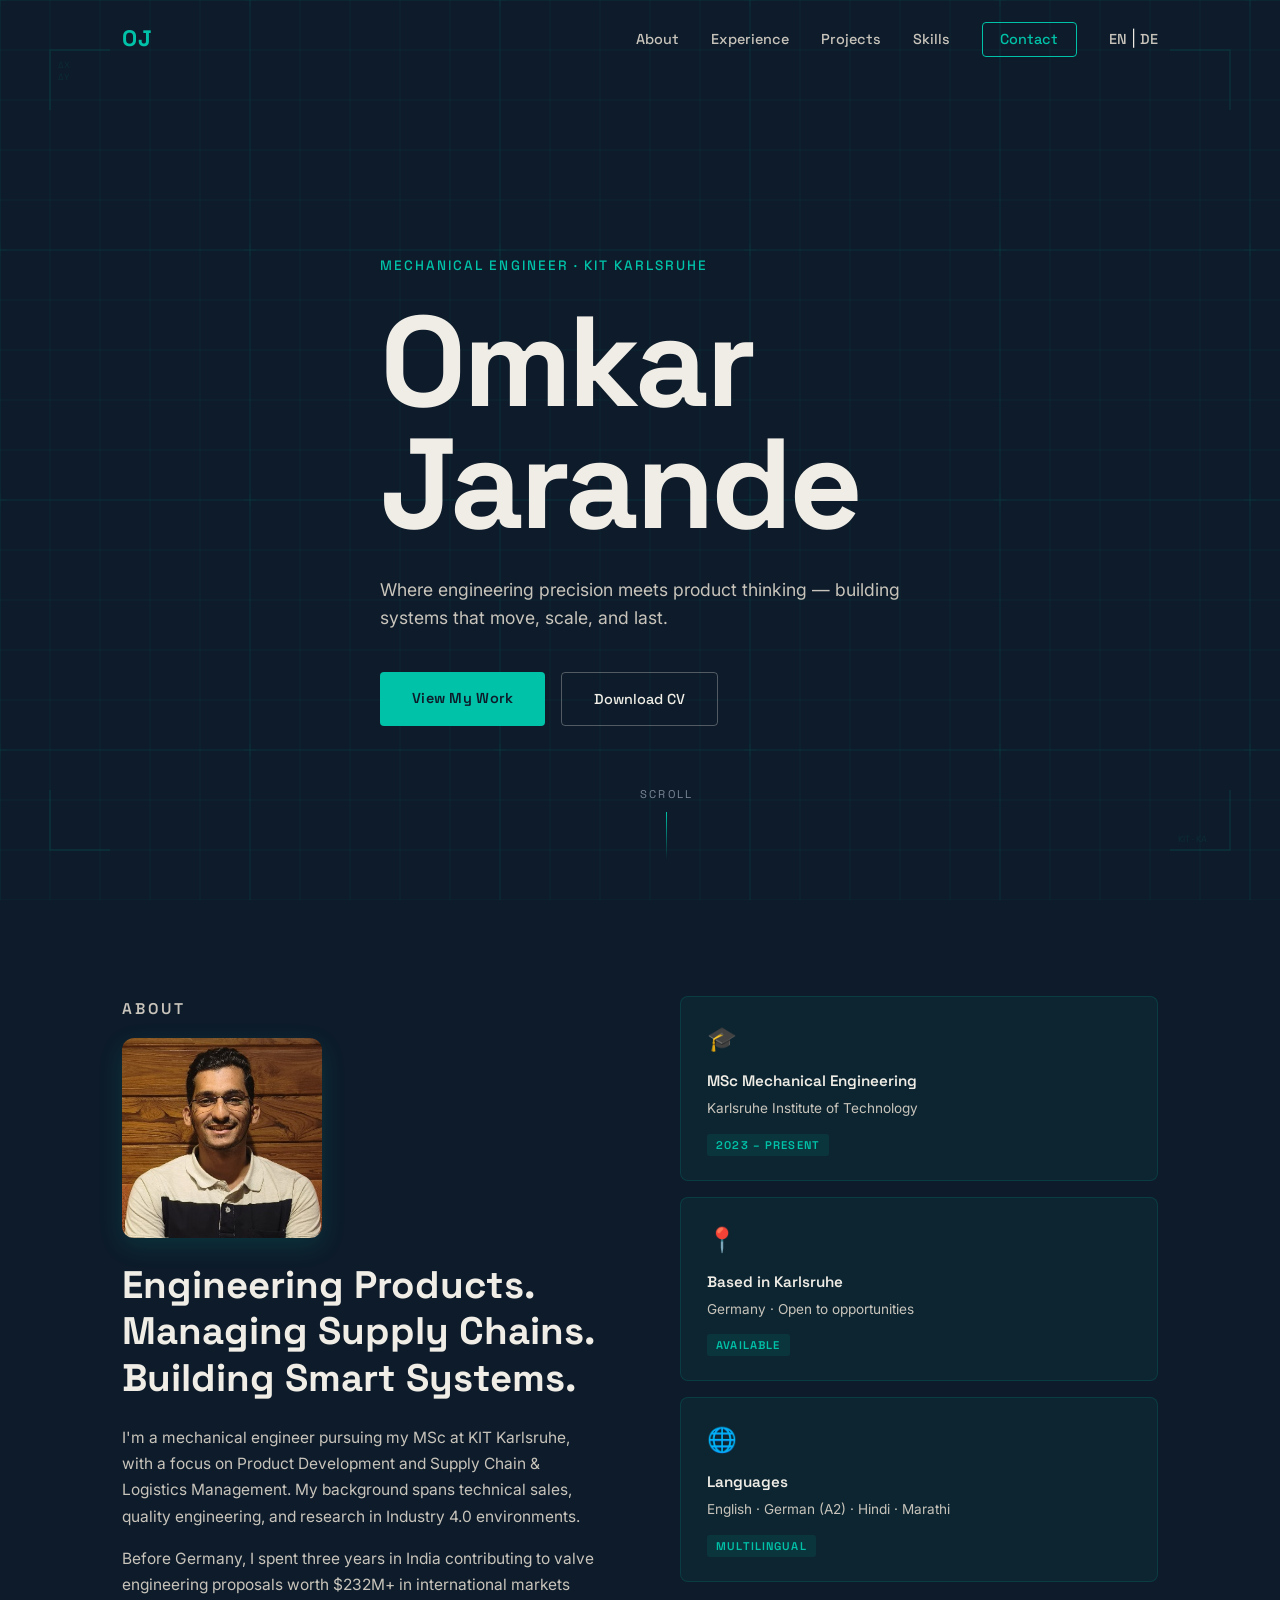
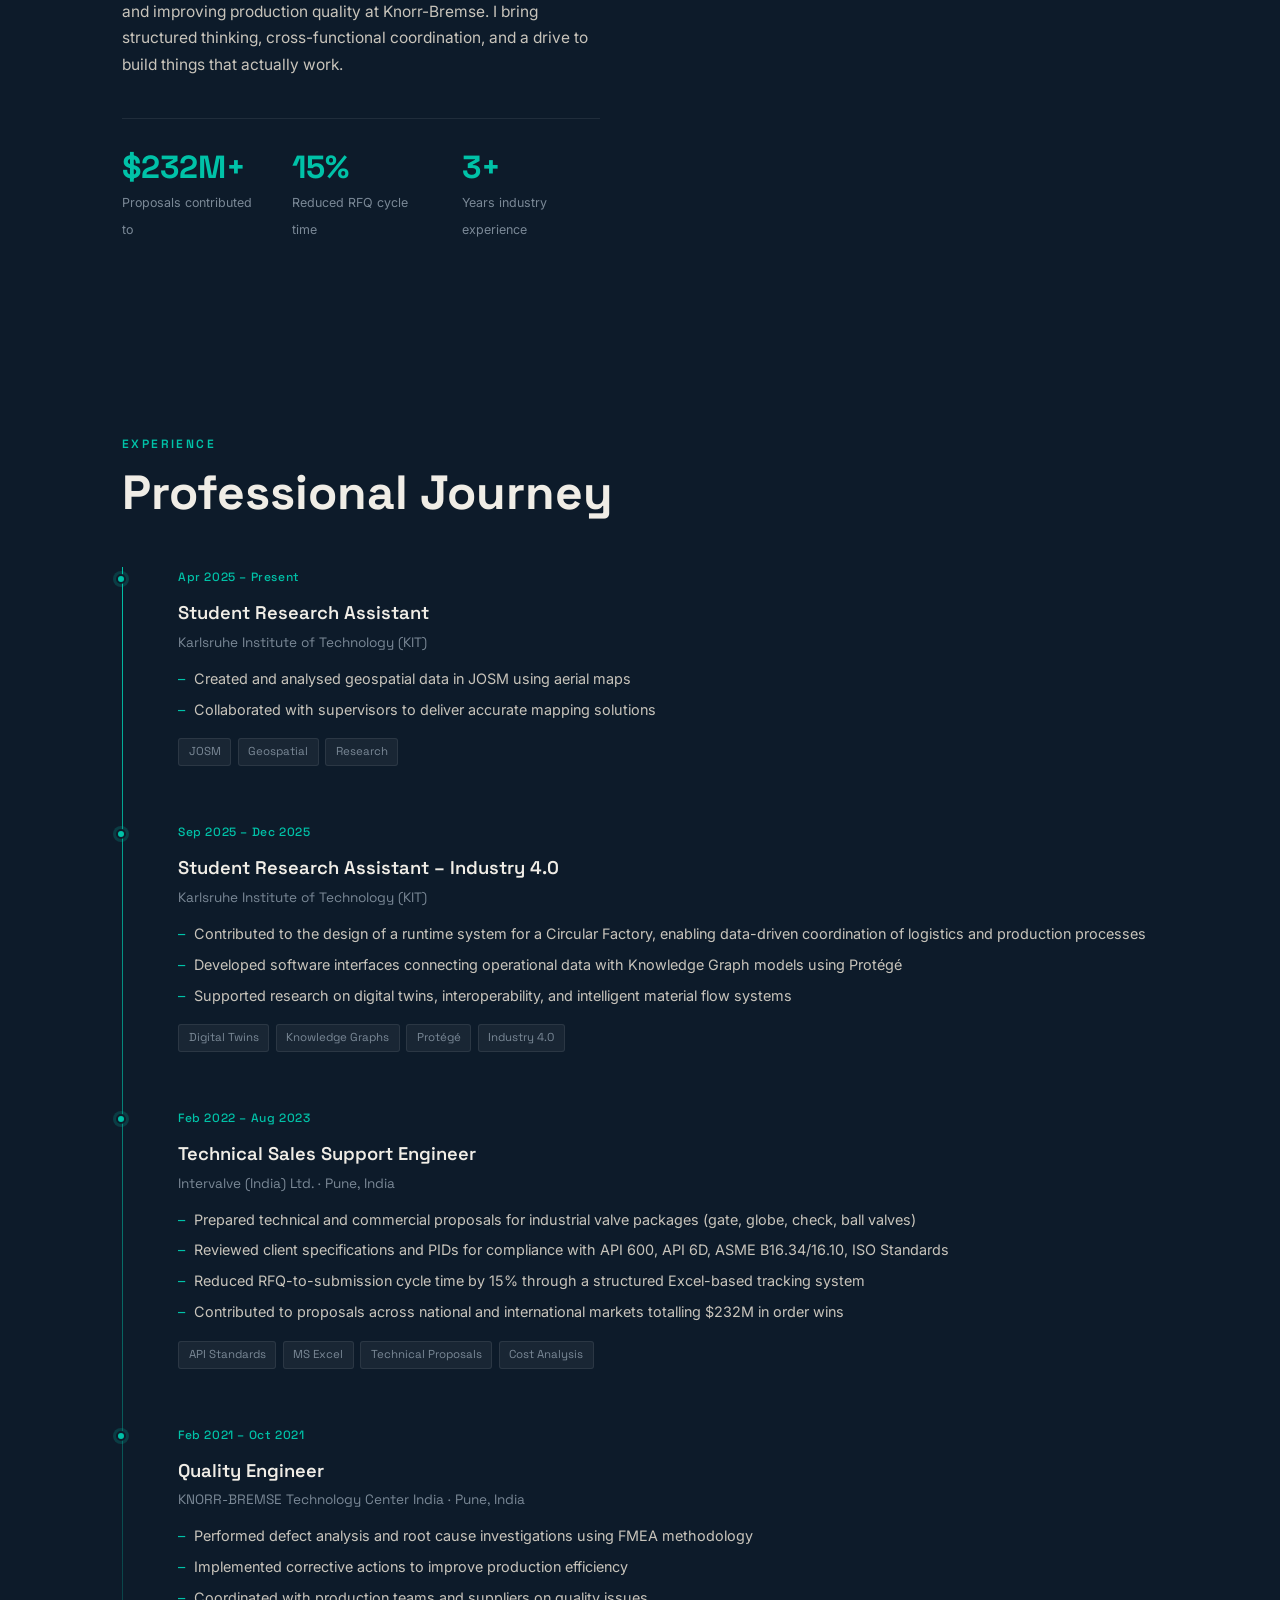
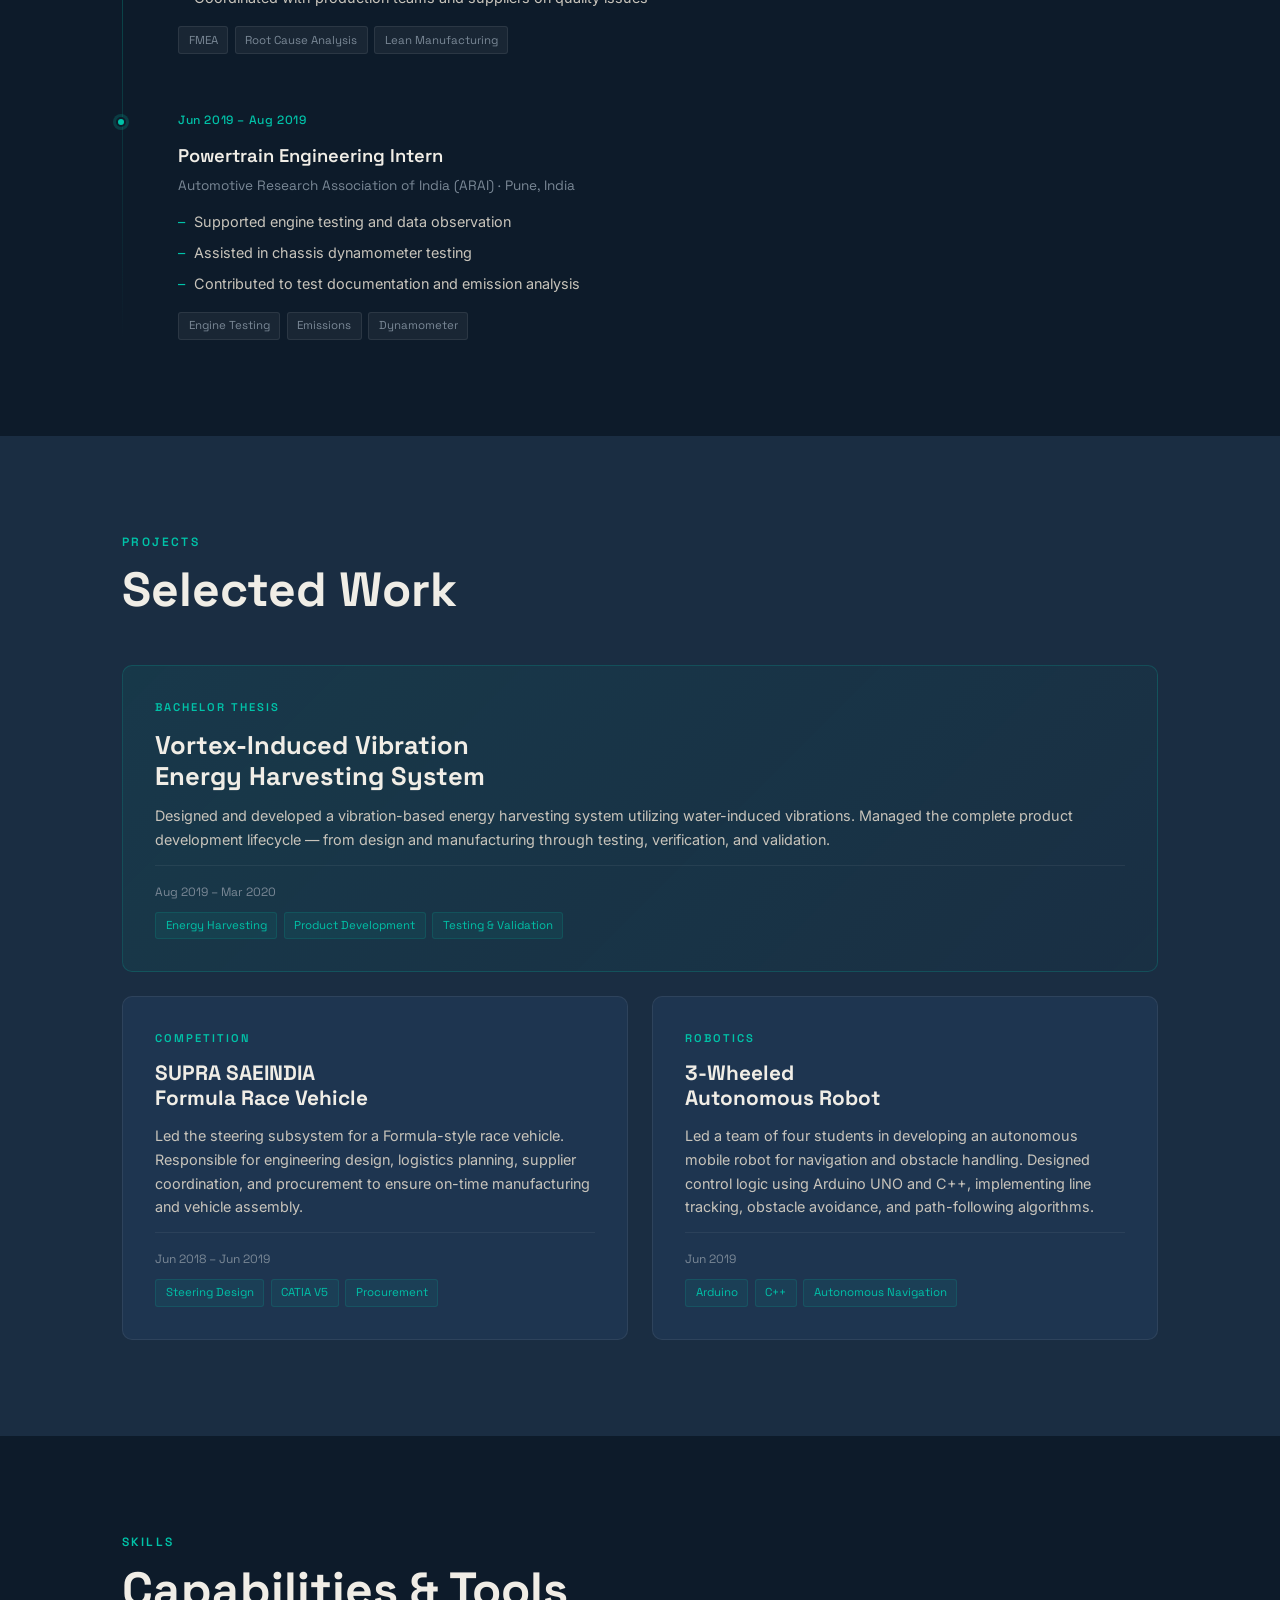
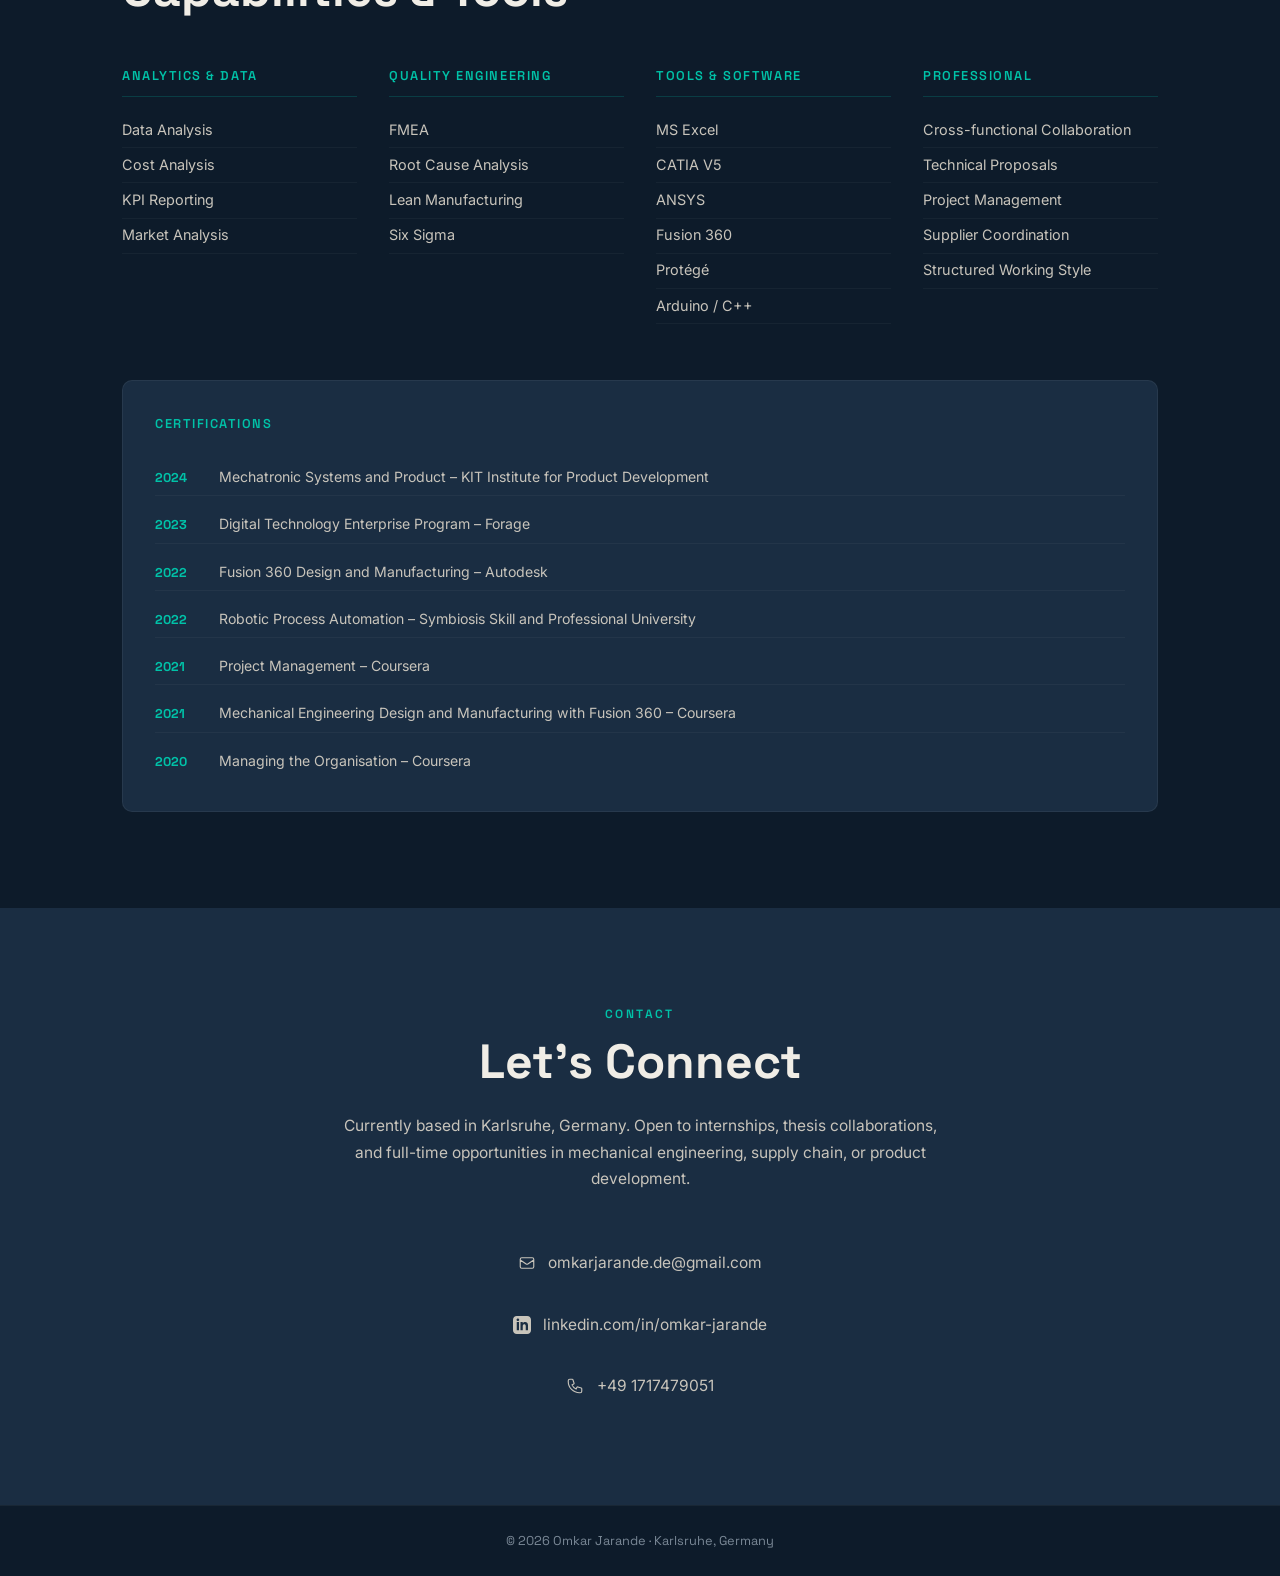
<file: index.html>
<!DOCTYPE html>
<html lang="en">
<head>
  <meta charset="UTF-8" />
  <meta name="viewport" content="width=device-width, initial-scale=1.0" />
  <title>Omkar Jarande – Mechanical Engineer</title>
  <link rel="preconnect" href="https://fonts.googleapis.com" />
  <link rel="preconnect" href="https://fonts.gstatic.com" crossorigin />
  <link href="https://fonts.googleapis.com/css2?family=Space+Grotesk:wght@300;400;500;600;700&family=Inter:wght@300;400;500&display=swap" rel="stylesheet" />
  <link rel="stylesheet" href="style.css" />
</head>
<body>

  <!-- NAV -->
  <nav id="navbar">
    <div class="nav-inner">
      <span class="nav-logo">OJ</span>
      <ul class="nav-links">
        <li><a href="#about">About</a></li>
        <li><a href="#experience">Experience</a></li>
        <li><a href="#projects">Projects</a></li>
        <li><a href="#skills">Skills</a></li>
        <li><a href="#contact" class="nav-cta">Contact</a></li>
        <li class="lang-switcher">
          <a href="index.html" class="active">EN</a>
          <span class="divider">|</span>
          <a href="index-de.html">DE</a>
        </li>
      </ul>
      <button class="nav-toggle" aria-label="Toggle menu">&#9776;</button>
    </div>
  </nav>

  <!-- HERO -->
  <section id="hero">
    <canvas id="blueprint-canvas"></canvas>
    <div class="hero-content">
      <p class="hero-eyebrow">Mechanical Engineer · KIT Karlsruhe</p>
      <h1 class="hero-name">Omkar<br>Jarande</h1>
      <p class="hero-tagline">Where engineering precision meets product thinking — building systems that move, scale, and last.</p>
      <div class="hero-actions">
        <a href="#experience" class="btn-primary">View My Work</a>
        <a href="resume.pdf" class="btn-ghost" target="_blank" download>Download CV</a>
      </div>
    </div>
    <div class="hero-scroll-hint">
      <span>Scroll</span>
      <div class="scroll-line"></div>
    </div>
  </section>

  <!-- ABOUT -->
  <section id="about">
    <div class="container">
      <div class="about-grid">
        <div class="about-text">
          <p class="section-eyebrow">About</p>
          <!-- NEW: Profile Picture -->
          <img src="Profile_Picture.png" alt="Omkar Jarande" class="profile-img">
          <h2>Engineering Products.<br>Managing Supply Chains.<br>Building Smart Systems.</h2>
          <p>I'm a mechanical engineer pursuing my MSc at KIT Karlsruhe, with a focus on Product Development and Supply Chain & Logistics Management. My background spans technical sales, quality engineering, and research in Industry 4.0 environments.</p>
          <p>Before Germany, I spent three years in India contributing to valve engineering proposals worth $232M+ in international markets and improving production quality at Knorr-Bremse. I bring structured thinking, cross-functional coordination, and a drive to build things that actually work.</p>
          <div class="about-stats">
            <div class="stat">
              <span class="stat-number">$232M+</span>
              <span class="stat-label">Proposals contributed to</span>
            </div>
            <div class="stat">
              <span class="stat-number">15%</span>
              <span class="stat-label">Reduced RFQ cycle time</span>
            </div>
            <div class="stat">
              <span class="stat-number">3+</span>
              <span class="stat-label">Years industry experience</span>
            </div>
          </div>
        </div>
        <div class="about-visual">
          <div class="about-card">
            <div class="card-icon">🎓</div>
            <h4>MSc Mechanical Engineering</h4>
            <p>Karlsruhe Institute of Technology</p>
            <span class="card-tag">2023 – Present</span>
          </div>
          <div class="about-card">
            <div class="card-icon">📍</div>
            <h4>Based in Karlsruhe</h4>
            <p>Germany · Open to opportunities</p>
            <span class="card-tag">Available</span>
          </div>
          <div class="about-card">
            <div class="card-icon">🌐</div>
            <h4>Languages</h4>
            <p>English · German (A2) · Hindi · Marathi</p>
            <span class="card-tag">Multilingual</span>
          </div>
        </div>
      </div>
    </div>
  </section>

  <!-- EXPERIENCE -->
  <section id="experience">
    <div class="container">
      <p class="section-eyebrow">Experience</p>
      <h2 class="section-title">Professional Journey</h2>
      <div class="timeline">

        <div class="timeline-item">
          <div class="timeline-dot"></div>
          <div class="timeline-date">Apr 2025 – Present</div>
          <div class="timeline-body">
            <h3>Student Research Assistant</h3>
            <h4>Karlsruhe Institute of Technology (KIT)</h4>
            <ul>
              <li>Created and analysed geospatial data in JOSM using aerial maps</li>
              <li>Collaborated with supervisors to deliver accurate mapping solutions</li>
            </ul>
            <div class="timeline-tags">
              <span>JOSM</span><span>Geospatial</span><span>Research</span>
            </div>
          </div>
        </div>

        <div class="timeline-item">
          <div class="timeline-dot"></div>
          <div class="timeline-date">Sep 2025 – Dec 2025</div>
          <div class="timeline-body">
            <h3>Student Research Assistant – Industry 4.0</h3>
            <h4>Karlsruhe Institute of Technology (KIT)</h4>
            <ul>
              <li>Contributed to the design of a runtime system for a Circular Factory, enabling data-driven coordination of logistics and production processes</li>
              <li>Developed software interfaces connecting operational data with Knowledge Graph models using Protégé</li>
              <li>Supported research on digital twins, interoperability, and intelligent material flow systems</li>
            </ul>
            <div class="timeline-tags">
              <span>Digital Twins</span><span>Knowledge Graphs</span><span>Protégé</span><span>Industry 4.0</span>
            </div>
          </div>
        </div>

        <div class="timeline-item">
          <div class="timeline-dot"></div>
          <div class="timeline-date">Feb 2022 – Aug 2023</div>
          <div class="timeline-body">
            <h3>Technical Sales Support Engineer</h3>
            <h4>Intervalve (India) Ltd. · Pune, India</h4>
            <ul>
              <li>Prepared technical and commercial proposals for industrial valve packages (gate, globe, check, ball valves)</li>
              <li>Reviewed client specifications and PIDs for compliance with API 600, API 6D, ASME B16.34/16.10, ISO Standards</li>
              <li>Reduced RFQ-to-submission cycle time by 15% through a structured Excel-based tracking system</li>
              <li>Contributed to proposals across national and international markets totalling $232M in order wins</li>
            </ul>
            <div class="timeline-tags">
              <span>API Standards</span><span>MS Excel</span><span>Technical Proposals</span><span>Cost Analysis</span>
            </div>
          </div>
        </div>

        <div class="timeline-item">
          <div class="timeline-dot"></div>
          <div class="timeline-date">Feb 2021 – Oct 2021</div>
          <div class="timeline-body">
            <h3>Quality Engineer</h3>
            <h4>KNORR-BREMSE Technology Center India · Pune, India</h4>
            <ul>
              <li>Performed defect analysis and root cause investigations using FMEA methodology</li>
              <li>Implemented corrective actions to improve production efficiency</li>
              <li>Coordinated with production teams and suppliers on quality issues</li>
            </ul>
            <div class="timeline-tags">
              <span>FMEA</span><span>Root Cause Analysis</span><span>Lean Manufacturing</span>
            </div>
          </div>
        </div>

        <div class="timeline-item">
          <div class="timeline-dot"></div>
          <div class="timeline-date">Jun 2019 – Aug 2019</div>
          <div class="timeline-body">
            <h3>Powertrain Engineering Intern</h3>
            <h4>Automotive Research Association of India (ARAI) · Pune, India</h4>
            <ul>
              <li>Supported engine testing and data observation</li>
              <li>Assisted in chassis dynamometer testing</li>
              <li>Contributed to test documentation and emission analysis</li>
            </ul>
            <div class="timeline-tags">
              <span>Engine Testing</span><span>Emissions</span><span>Dynamometer</span>
            </div>
          </div>
        </div>

      </div>
    </div>
  </section>

  <!-- PROJECTS -->
  <section id="projects">
    <div class="container">
      <p class="section-eyebrow">Projects</p>
      <h2 class="section-title">Selected Work</h2>
      <div class="projects-grid">

        <div class="project-card featured">
          <div class="project-label">Bachelor Thesis</div>
          <h3>Vortex-Induced Vibration<br>Energy Harvesting System</h3>
          <p>Designed and developed a vibration-based energy harvesting system utilizing water-induced vibrations. Managed the complete product development lifecycle — from design and manufacturing through testing, verification, and validation.</p>
          <div class="project-meta">
            <span class="project-date">Aug 2019 – Mar 2020</span>
            <div class="project-tags">
              <span>Energy Harvesting</span><span>Product Development</span><span>Testing & Validation</span>
            </div>
          </div>
        </div>

        <div class="project-card">
          <div class="project-label">Competition</div>
          <h3>SUPRA SAEINDIA<br>Formula Race Vehicle</h3>
          <p>Led the steering subsystem for a Formula-style race vehicle. Responsible for engineering design, logistics planning, supplier coordination, and procurement to ensure on-time manufacturing and vehicle assembly.</p>
          <div class="project-meta">
            <span class="project-date">Jun 2018 – Jun 2019</span>
            <div class="project-tags">
              <span>Steering Design</span><span>CATIA V5</span><span>Procurement</span>
            </div>
          </div>
        </div>

        <div class="project-card">
          <div class="project-label">Robotics</div>
          <h3>3-Wheeled<br>Autonomous Robot</h3>
          <p>Led a team of four students in developing an autonomous mobile robot for navigation and obstacle handling. Designed control logic using Arduino UNO and C++, implementing line tracking, obstacle avoidance, and path-following algorithms.</p>
          <div class="project-meta">
            <span class="project-date">Jun 2019</span>
            <div class="project-tags">
              <span>Arduino</span><span>C++</span><span>Autonomous Navigation</span>
            </div>
          </div>
        </div>

      </div>
    </div>
  </section>

  <!-- SKILLS -->
  <section id="skills">
    <div class="container">
      <p class="section-eyebrow">Skills</p>
      <h2 class="section-title">Capabilities & Tools</h2>
      <div class="skills-grid">
        <div class="skills-group">
          <h4>Analytics & Data</h4>
          <ul>
            <li>Data Analysis</li>
            <li>Cost Analysis</li>
            <li>KPI Reporting</li>
            <li>Market Analysis</li>
          </ul>
        </div>
        <div class="skills-group">
          <h4>Quality Engineering</h4>
          <ul>
            <li>FMEA</li>
            <li>Root Cause Analysis</li>
            <li>Lean Manufacturing</li>
            <li>Six Sigma</li>
          </ul>
        </div>
        <div class="skills-group">
          <h4>Tools & Software</h4>
          <ul>
            <li>MS Excel</li>
            <li>CATIA V5</li>
            <li>ANSYS</li>
            <li>Fusion 360</li>
            <li>Protégé</li>
            <li>Arduino / C++</li>
          </ul>
        </div>
        <div class="skills-group">
          <h4>Professional</h4>
          <ul>
            <li>Cross-functional Collaboration</li>
            <li>Technical Proposals</li>
            <li>Project Management</li>
            <li>Supplier Coordination</li>
            <li>Structured Working Style</li>
          </ul>
        </div>
      </div>
      <div class="certifications">
        <h4>Certifications</h4>
        <div class="cert-list">
          <div class="cert-item"><span class="cert-year">2024</span><span>Mechatronic Systems and Product – KIT Institute for Product Development</span></div>
          <div class="cert-item"><span class="cert-year">2023</span><span>Digital Technology Enterprise Program – Forage</span></div>
          <div class="cert-item"><span class="cert-year">2022</span><span>Fusion 360 Design and Manufacturing – Autodesk</span></div>
          <div class="cert-item"><span class="cert-year">2022</span><span>Robotic Process Automation – Symbiosis Skill and Professional University</span></div>
          <div class="cert-item"><span class="cert-year">2021</span><span>Project Management – Coursera</span></div>
          <div class="cert-item"><span class="cert-year">2021</span><span>Mechanical Engineering Design and Manufacturing with Fusion 360 – Coursera</span></div>
          <div class="cert-item"><span class="cert-year">2020</span><span>Managing the Organisation – Coursera</span></div>
        </div>
      </div>
    </div>
  </section>

  <!-- CONTACT -->
  <section id="contact">
    <div class="container">
      <p class="section-eyebrow">Contact</p>
      <h2 class="section-title">Let's Connect</h2>
      <p class="contact-sub">Currently based in Karlsruhe, Germany. Open to internships, thesis collaborations, and full-time opportunities in mechanical engineering, supply chain, or product development.</p>
      <div class="contact-links">
        <a href="mailto:omkarjarande.de@gmail.com" class="contact-link">
          <svg viewBox="0 0 24 24" fill="none" stroke="currentColor" stroke-width="1.5"><path d="M3 8l7.89 5.26a2 2 0 002.22 0L21 8M5 19h14a2 2 0 002-2V7a2 2 0 00-2-2H5a2 2 0 00-2 2v10a2 2 0 002 2z"/></svg>
          omkarjarande.de@gmail.com
        </a>
        <a href="https://linkedin.com/in/omkar-jarande" target="_blank" class="contact-link">
          <svg viewBox="0 0 24 24" fill="currentColor"><path d="M19 0h-14c-2.761 0-5 2.239-5 5v14c0 2.761 2.239 5 5 5h14c2.762 0 5-2.239 5-5v-14c0-2.761-2.238-5-5-5zm-11 19h-3v-11h3v11zm-1.5-12.268c-.966 0-1.75-.79-1.75-1.764s.784-1.764 1.75-1.764 1.75.79 1.75 1.764-.783 1.764-1.75 1.764zm13.5 12.268h-3v-5.604c0-3.368-4-3.113-4 0v5.604h-3v-11h3v1.765c1.396-2.586 7-2.777 7 2.476v6.759z"/></svg>
          linkedin.com/in/omkar-jarande
        </a>
        <a href="tel:+4917174790511" class="contact-link">
          <svg viewBox="0 0 24 24" fill="none" stroke="currentColor" stroke-width="1.5"><path d="M3 5a2 2 0 012-2h3.28a1 1 0 01.948.684l1.498 4.493a1 1 0 01-.502 1.21l-2.257 1.13a11.042 11.042 0 005.516 5.516l1.13-2.257a1 1 0 011.21-.502l4.493 1.498a1 1 0 01.684.949V19a2 2 0 01-2 2h-1C9.716 21 3 14.284 3 6V5z"/></svg>
          +49 1717479051
        </a>
      </div>
    </div>
  </section>

  <!-- FOOTER -->
  <footer>
    <div class="container">
      <p>© 2026 Omkar Jarande · Karlsruhe, Germany</p>
    </div>
  </footer>

  <script src="main.js"></script>
</body>
</html>
</file>
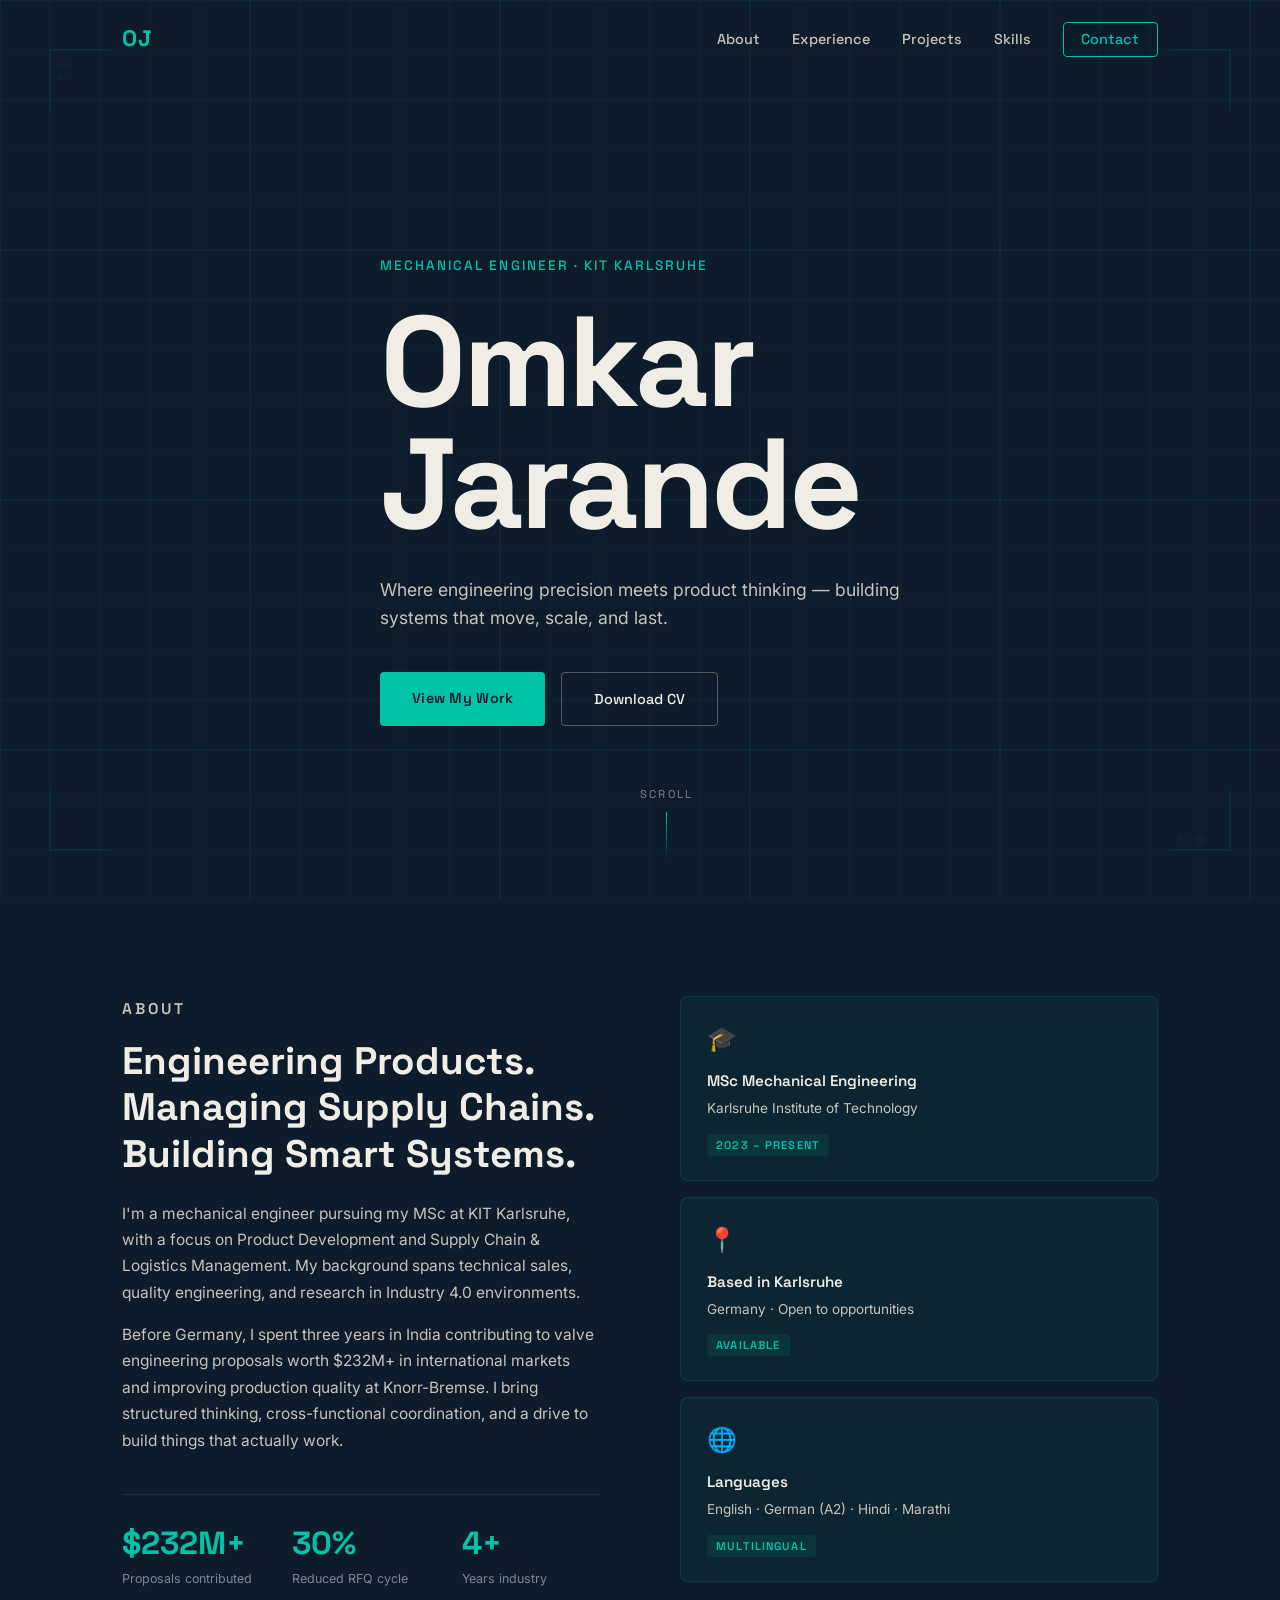
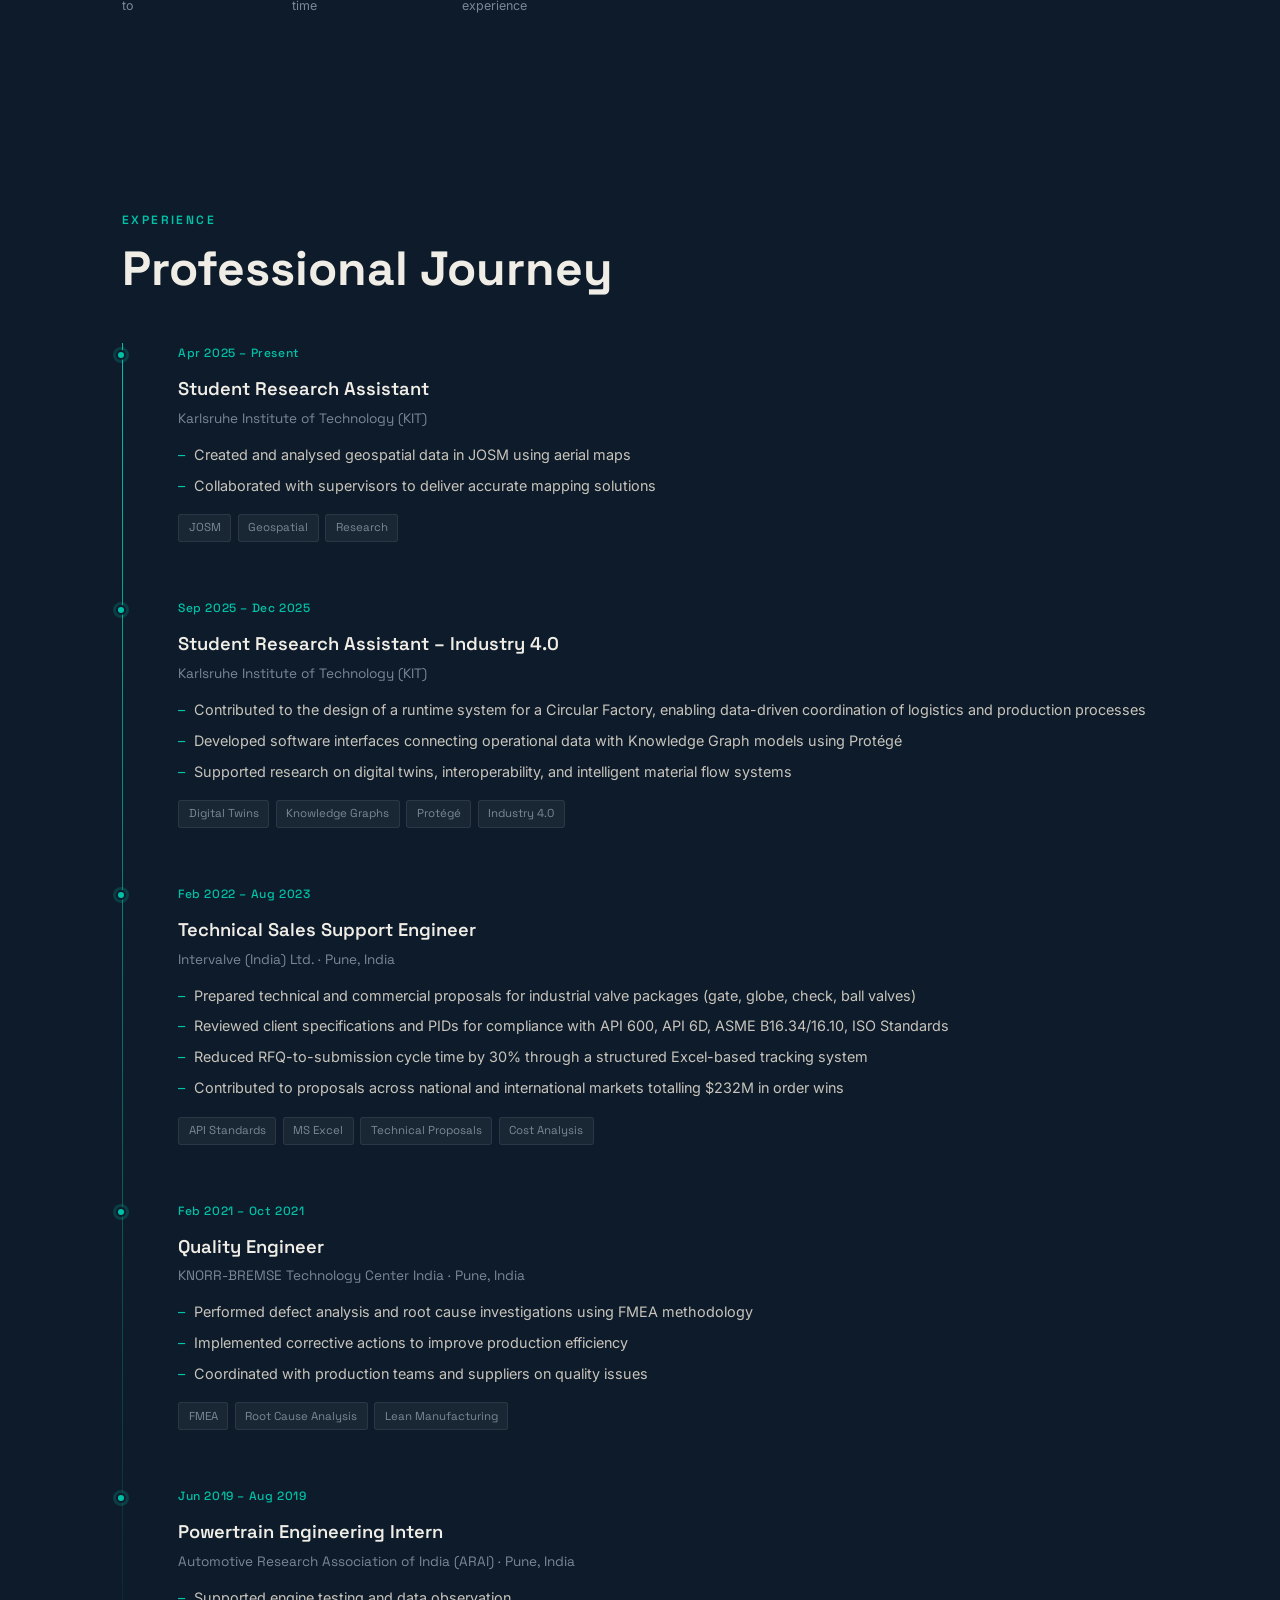
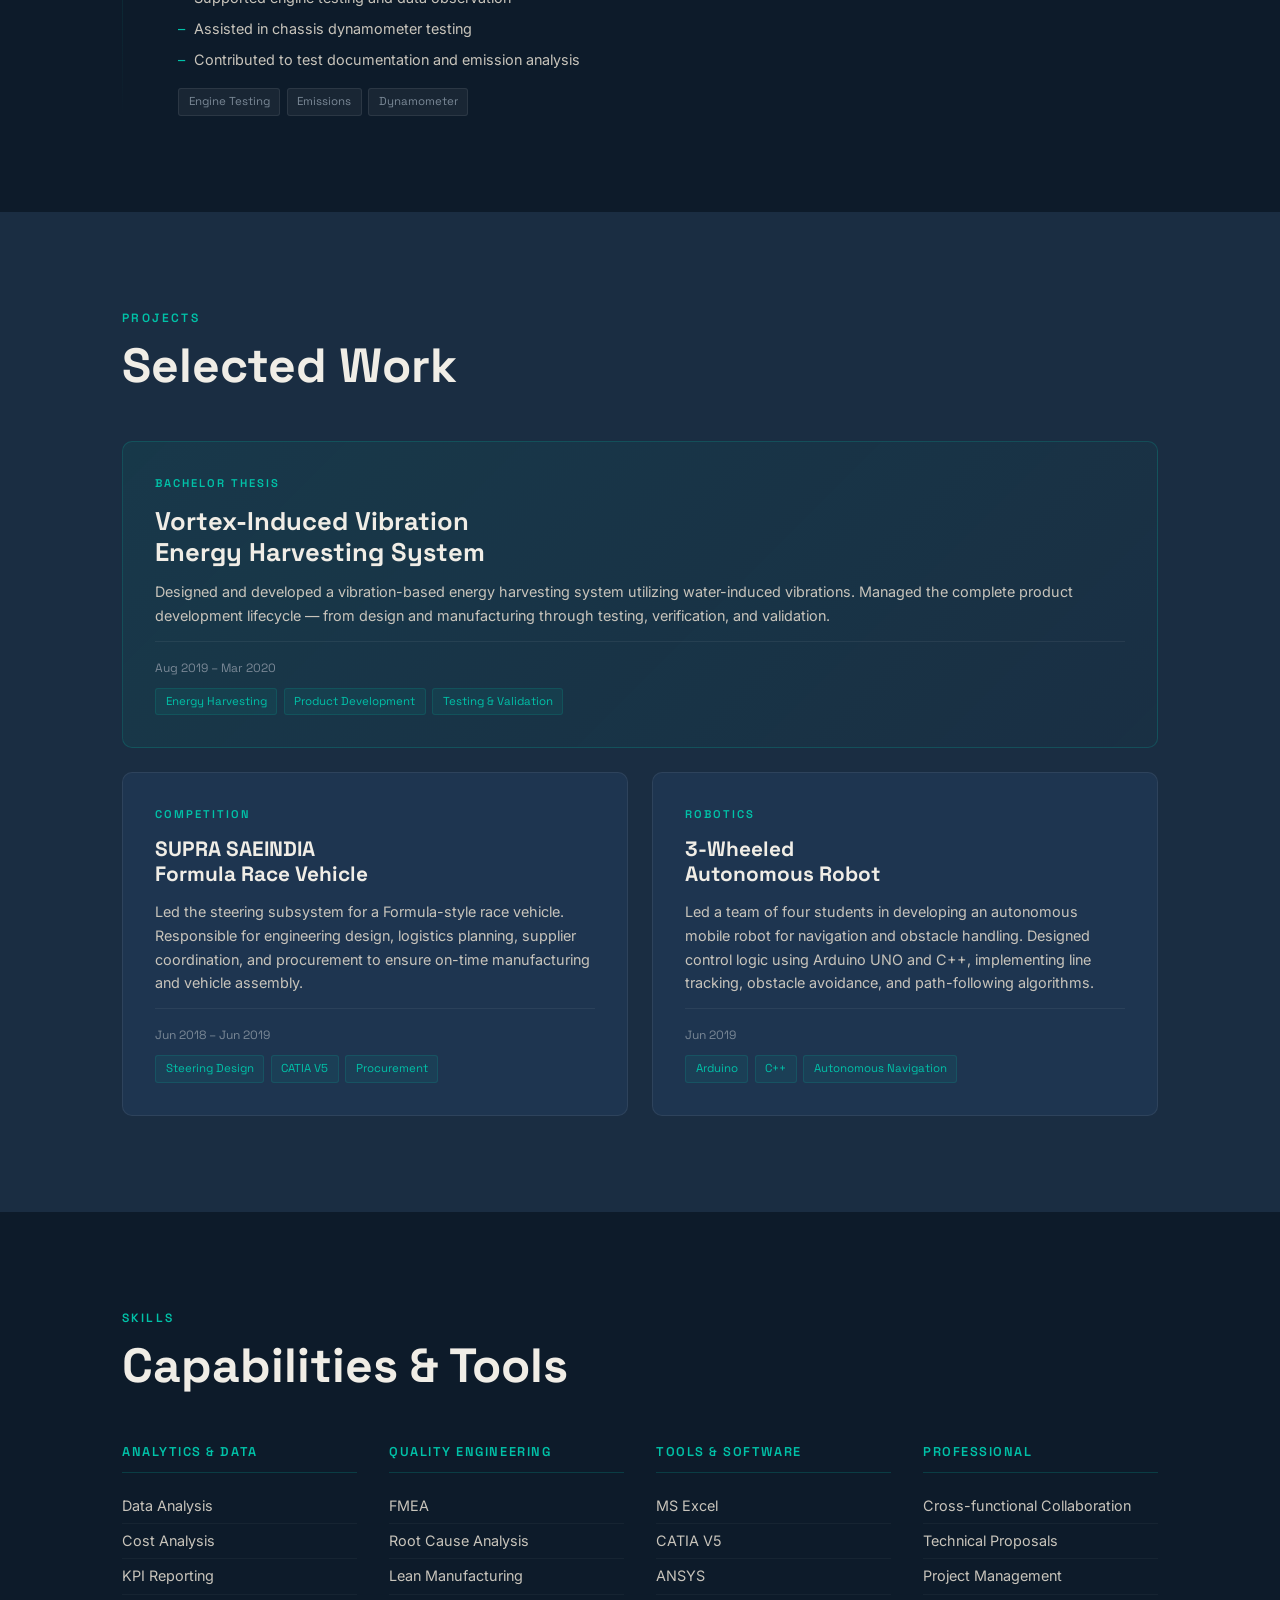
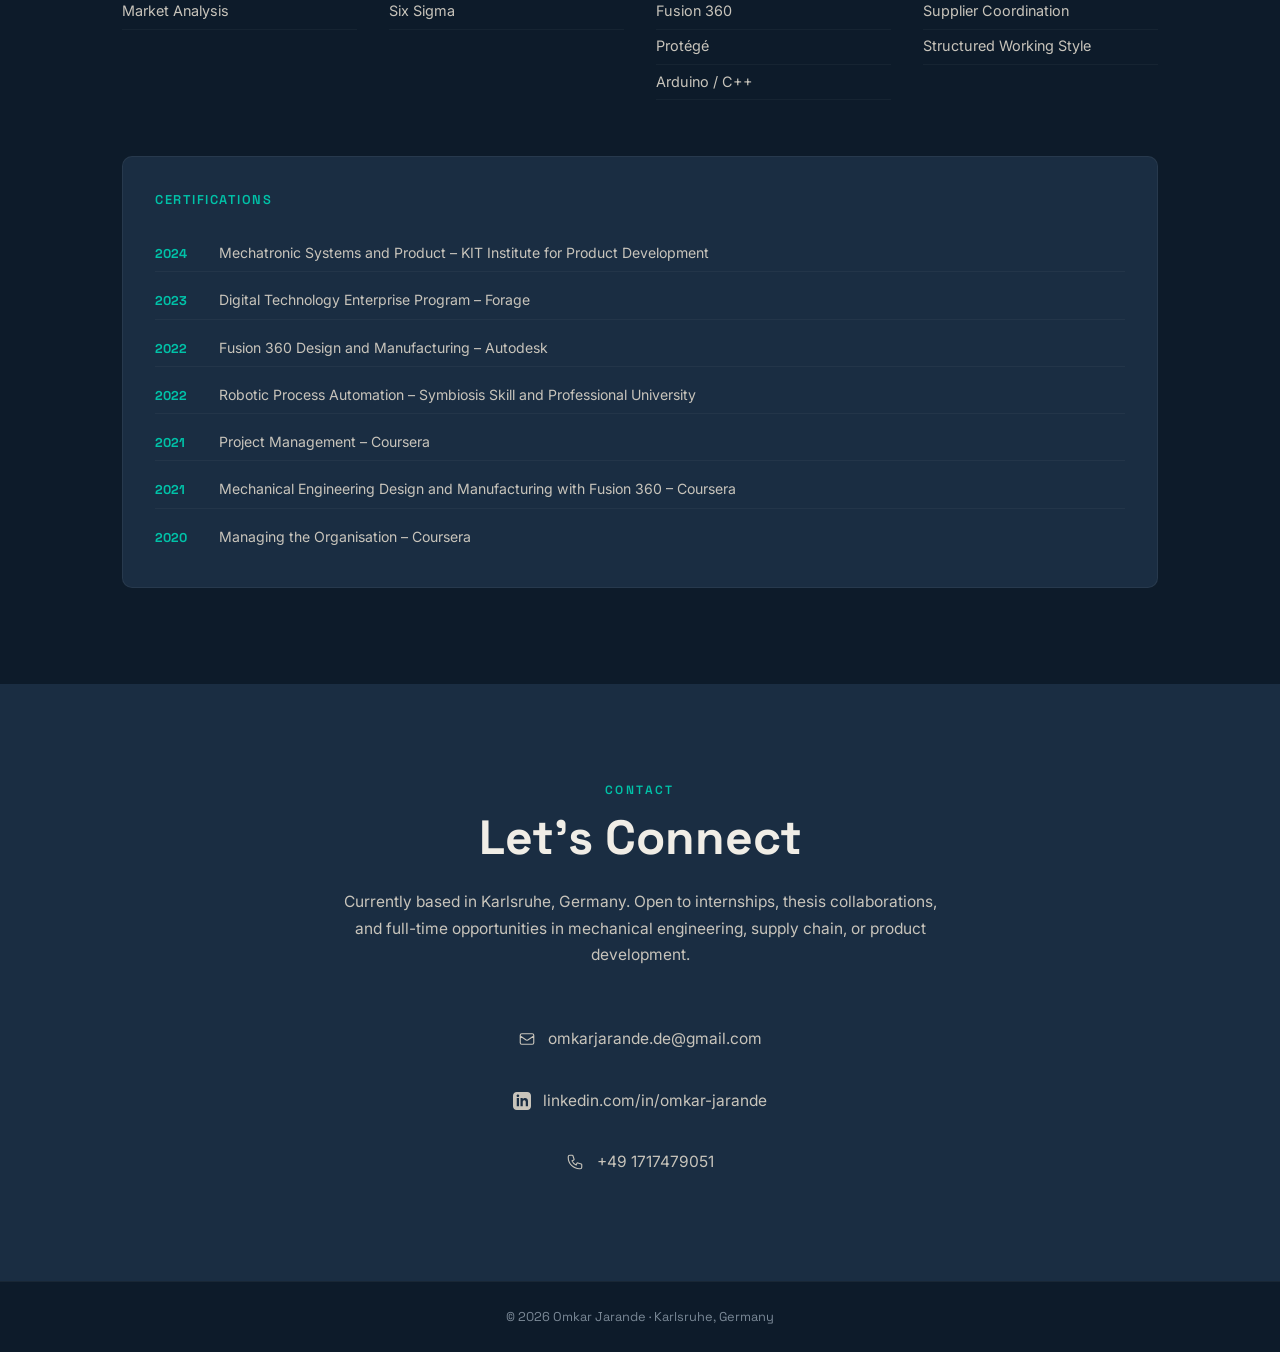
<file: index (1).html>
<!DOCTYPE html>
<html lang="en">
<head>
  <meta charset="UTF-8" />
  <meta name="viewport" content="width=device-width, initial-scale=1.0" />
  <title>Omkar Jarande – Mechanical Engineer</title>
  <link rel="preconnect" href="https://fonts.googleapis.com" />
  <link rel="preconnect" href="https://fonts.gstatic.com" crossorigin />
  <link href="https://fonts.googleapis.com/css2?family=Space+Grotesk:wght@300;400;500;600;700&family=Inter:wght@300;400;500&display=swap" rel="stylesheet" />
  <link rel="stylesheet" href="style.css" />
</head>
<body>

  <!-- NAV -->
  <nav id="navbar">
    <div class="nav-inner">
      <span class="nav-logo">OJ</span>
      <ul class="nav-links">
        <li><a href="#about">About</a></li>
        <li><a href="#experience">Experience</a></li>
        <li><a href="#projects">Projects</a></li>
        <li><a href="#skills">Skills</a></li>
        <li><a href="#contact" class="nav-cta">Contact</a></li>
      </ul>
      <button class="nav-toggle" aria-label="Toggle menu">&#9776;</button>
    </div>
  </nav>

  <!-- HERO -->
  <section id="hero">
    <canvas id="blueprint-canvas"></canvas>
    <div class="hero-content">
      <p class="hero-eyebrow">Mechanical Engineer · KIT Karlsruhe</p>
      <h1 class="hero-name">Omkar<br>Jarande</h1>
      <p class="hero-tagline">Where engineering precision meets product thinking — building systems that move, scale, and last.</p>
      <div class="hero-actions">
        <a href="#experience" class="btn-primary">View My Work</a>
        <a href="resume.pdf" class="btn-ghost" target="_blank" download>Download CV</a>
      </div>
    </div>
    <div class="hero-scroll-hint">
      <span>Scroll</span>
      <div class="scroll-line"></div>
    </div>
  </section>

  <!-- ABOUT -->
  <section id="about">
    <div class="container">
      <div class="about-grid">
        <div class="about-text">
          <p class="section-eyebrow">About</p>
          <h2>Engineering Products.<br>Managing Supply Chains.<br>Building Smart Systems.</h2>
          <p>I'm a mechanical engineer pursuing my MSc at KIT Karlsruhe, with a focus on Product Development and Supply Chain & Logistics Management. My background spans technical sales, quality engineering, and research in Industry 4.0 environments.</p>
          <p>Before Germany, I spent three years in India contributing to valve engineering proposals worth $232M+ in international markets and improving production quality at Knorr-Bremse. I bring structured thinking, cross-functional coordination, and a drive to build things that actually work.</p>
          <div class="about-stats">
            <div class="stat">
              <span class="stat-number">$232M+</span>
              <span class="stat-label">Proposals contributed to</span>
            </div>
            <div class="stat">
              <span class="stat-number">30%</span>
              <span class="stat-label">Reduced RFQ cycle time</span>
            </div>
            <div class="stat">
              <span class="stat-number">4+</span>
              <span class="stat-label">Years industry experience</span>
            </div>
          </div>
        </div>
        <div class="about-visual">
          <div class="about-card">
            <div class="card-icon">🎓</div>
            <h4>MSc Mechanical Engineering</h4>
            <p>Karlsruhe Institute of Technology</p>
            <span class="card-tag">2023 – Present</span>
          </div>
          <div class="about-card">
            <div class="card-icon">📍</div>
            <h4>Based in Karlsruhe</h4>
            <p>Germany · Open to opportunities</p>
            <span class="card-tag">Available</span>
          </div>
          <div class="about-card">
            <div class="card-icon">🌐</div>
            <h4>Languages</h4>
            <p>English · German (A2) · Hindi · Marathi</p>
            <span class="card-tag">Multilingual</span>
          </div>
        </div>
      </div>
    </div>
  </section>

  <!-- EXPERIENCE -->
  <section id="experience">
    <div class="container">
      <p class="section-eyebrow">Experience</p>
      <h2 class="section-title">Professional Journey</h2>
      <div class="timeline">

        <div class="timeline-item">
          <div class="timeline-dot"></div>
          <div class="timeline-date">Apr 2025 – Present</div>
          <div class="timeline-body">
            <h3>Student Research Assistant</h3>
            <h4>Karlsruhe Institute of Technology (KIT)</h4>
            <ul>
              <li>Created and analysed geospatial data in JOSM using aerial maps</li>
              <li>Collaborated with supervisors to deliver accurate mapping solutions</li>
            </ul>
            <div class="timeline-tags">
              <span>JOSM</span><span>Geospatial</span><span>Research</span>
            </div>
          </div>
        </div>

        <div class="timeline-item">
          <div class="timeline-dot"></div>
          <div class="timeline-date">Sep 2025 – Dec 2025</div>
          <div class="timeline-body">
            <h3>Student Research Assistant – Industry 4.0</h3>
            <h4>Karlsruhe Institute of Technology (KIT)</h4>
            <ul>
              <li>Contributed to the design of a runtime system for a Circular Factory, enabling data-driven coordination of logistics and production processes</li>
              <li>Developed software interfaces connecting operational data with Knowledge Graph models using Protégé</li>
              <li>Supported research on digital twins, interoperability, and intelligent material flow systems</li>
            </ul>
            <div class="timeline-tags">
              <span>Digital Twins</span><span>Knowledge Graphs</span><span>Protégé</span><span>Industry 4.0</span>
            </div>
          </div>
        </div>

        <div class="timeline-item">
          <div class="timeline-dot"></div>
          <div class="timeline-date">Feb 2022 – Aug 2023</div>
          <div class="timeline-body">
            <h3>Technical Sales Support Engineer</h3>
            <h4>Intervalve (India) Ltd. · Pune, India</h4>
            <ul>
              <li>Prepared technical and commercial proposals for industrial valve packages (gate, globe, check, ball valves)</li>
              <li>Reviewed client specifications and PIDs for compliance with API 600, API 6D, ASME B16.34/16.10, ISO Standards</li>
              <li>Reduced RFQ-to-submission cycle time by 30% through a structured Excel-based tracking system</li>
              <li>Contributed to proposals across national and international markets totalling $232M in order wins</li>
            </ul>
            <div class="timeline-tags">
              <span>API Standards</span><span>MS Excel</span><span>Technical Proposals</span><span>Cost Analysis</span>
            </div>
          </div>
        </div>

        <div class="timeline-item">
          <div class="timeline-dot"></div>
          <div class="timeline-date">Feb 2021 – Oct 2021</div>
          <div class="timeline-body">
            <h3>Quality Engineer</h3>
            <h4>KNORR-BREMSE Technology Center India · Pune, India</h4>
            <ul>
              <li>Performed defect analysis and root cause investigations using FMEA methodology</li>
              <li>Implemented corrective actions to improve production efficiency</li>
              <li>Coordinated with production teams and suppliers on quality issues</li>
            </ul>
            <div class="timeline-tags">
              <span>FMEA</span><span>Root Cause Analysis</span><span>Lean Manufacturing</span>
            </div>
          </div>
        </div>

        <div class="timeline-item">
          <div class="timeline-dot"></div>
          <div class="timeline-date">Jun 2019 – Aug 2019</div>
          <div class="timeline-body">
            <h3>Powertrain Engineering Intern</h3>
            <h4>Automotive Research Association of India (ARAI) · Pune, India</h4>
            <ul>
              <li>Supported engine testing and data observation</li>
              <li>Assisted in chassis dynamometer testing</li>
              <li>Contributed to test documentation and emission analysis</li>
            </ul>
            <div class="timeline-tags">
              <span>Engine Testing</span><span>Emissions</span><span>Dynamometer</span>
            </div>
          </div>
        </div>

      </div>
    </div>
  </section>

  <!-- PROJECTS -->
  <section id="projects">
    <div class="container">
      <p class="section-eyebrow">Projects</p>
      <h2 class="section-title">Selected Work</h2>
      <div class="projects-grid">

        <div class="project-card featured">
          <div class="project-label">Bachelor Thesis</div>
          <h3>Vortex-Induced Vibration<br>Energy Harvesting System</h3>
          <p>Designed and developed a vibration-based energy harvesting system utilizing water-induced vibrations. Managed the complete product development lifecycle — from design and manufacturing through testing, verification, and validation.</p>
          <div class="project-meta">
            <span class="project-date">Aug 2019 – Mar 2020</span>
            <div class="project-tags">
              <span>Energy Harvesting</span><span>Product Development</span><span>Testing & Validation</span>
            </div>
          </div>
        </div>

        <div class="project-card">
          <div class="project-label">Competition</div>
          <h3>SUPRA SAEINDIA<br>Formula Race Vehicle</h3>
          <p>Led the steering subsystem for a Formula-style race vehicle. Responsible for engineering design, logistics planning, supplier coordination, and procurement to ensure on-time manufacturing and vehicle assembly.</p>
          <div class="project-meta">
            <span class="project-date">Jun 2018 – Jun 2019</span>
            <div class="project-tags">
              <span>Steering Design</span><span>CATIA V5</span><span>Procurement</span>
            </div>
          </div>
        </div>

        <div class="project-card">
          <div class="project-label">Robotics</div>
          <h3>3-Wheeled<br>Autonomous Robot</h3>
          <p>Led a team of four students in developing an autonomous mobile robot for navigation and obstacle handling. Designed control logic using Arduino UNO and C++, implementing line tracking, obstacle avoidance, and path-following algorithms.</p>
          <div class="project-meta">
            <span class="project-date">Jun 2019</span>
            <div class="project-tags">
              <span>Arduino</span><span>C++</span><span>Autonomous Navigation</span>
            </div>
          </div>
        </div>

      </div>
    </div>
  </section>

  <!-- SKILLS -->
  <section id="skills">
    <div class="container">
      <p class="section-eyebrow">Skills</p>
      <h2 class="section-title">Capabilities & Tools</h2>
      <div class="skills-grid">
        <div class="skills-group">
          <h4>Analytics & Data</h4>
          <ul>
            <li>Data Analysis</li>
            <li>Cost Analysis</li>
            <li>KPI Reporting</li>
            <li>Market Analysis</li>
          </ul>
        </div>
        <div class="skills-group">
          <h4>Quality Engineering</h4>
          <ul>
            <li>FMEA</li>
            <li>Root Cause Analysis</li>
            <li>Lean Manufacturing</li>
            <li>Six Sigma</li>
          </ul>
        </div>
        <div class="skills-group">
          <h4>Tools & Software</h4>
          <ul>
            <li>MS Excel</li>
            <li>CATIA V5</li>
            <li>ANSYS</li>
            <li>Fusion 360</li>
            <li>Protégé</li>
            <li>Arduino / C++</li>
          </ul>
        </div>
        <div class="skills-group">
          <h4>Professional</h4>
          <ul>
            <li>Cross-functional Collaboration</li>
            <li>Technical Proposals</li>
            <li>Project Management</li>
            <li>Supplier Coordination</li>
            <li>Structured Working Style</li>
          </ul>
        </div>
      </div>
      <div class="certifications">
        <h4>Certifications</h4>
        <div class="cert-list">
          <div class="cert-item"><span class="cert-year">2024</span><span>Mechatronic Systems and Product – KIT Institute for Product Development</span></div>
          <div class="cert-item"><span class="cert-year">2023</span><span>Digital Technology Enterprise Program – Forage</span></div>
          <div class="cert-item"><span class="cert-year">2022</span><span>Fusion 360 Design and Manufacturing – Autodesk</span></div>
          <div class="cert-item"><span class="cert-year">2022</span><span>Robotic Process Automation – Symbiosis Skill and Professional University</span></div>
          <div class="cert-item"><span class="cert-year">2021</span><span>Project Management – Coursera</span></div>
          <div class="cert-item"><span class="cert-year">2021</span><span>Mechanical Engineering Design and Manufacturing with Fusion 360 – Coursera</span></div>
          <div class="cert-item"><span class="cert-year">2020</span><span>Managing the Organisation – Coursera</span></div>
        </div>
      </div>
    </div>
  </section>

  <!-- CONTACT -->
  <section id="contact">
    <div class="container">
      <p class="section-eyebrow">Contact</p>
      <h2 class="section-title">Let's Connect</h2>
      <p class="contact-sub">Currently based in Karlsruhe, Germany. Open to internships, thesis collaborations, and full-time opportunities in mechanical engineering, supply chain, or product development.</p>
      <div class="contact-links">
        <a href="mailto:omkarjarande.de@gmail.com" class="contact-link">
          <svg viewBox="0 0 24 24" fill="none" stroke="currentColor" stroke-width="1.5"><path d="M3 8l7.89 5.26a2 2 0 002.22 0L21 8M5 19h14a2 2 0 002-2V7a2 2 0 00-2-2H5a2 2 0 00-2 2v10a2 2 0 002 2z"/></svg>
          omkarjarande.de@gmail.com
        </a>
        <a href="https://linkedin.com/in/omkar-jarande" target="_blank" class="contact-link">
          <svg viewBox="0 0 24 24" fill="currentColor"><path d="M19 0h-14c-2.761 0-5 2.239-5 5v14c0 2.761 2.239 5 5 5h14c2.762 0 5-2.239 5-5v-14c0-2.761-2.238-5-5-5zm-11 19h-3v-11h3v11zm-1.5-12.268c-.966 0-1.75-.79-1.75-1.764s.784-1.764 1.75-1.764 1.75.79 1.75 1.764-.783 1.764-1.75 1.764zm13.5 12.268h-3v-5.604c0-3.368-4-3.113-4 0v5.604h-3v-11h3v1.765c1.396-2.586 7-2.777 7 2.476v6.759z"/></svg>
          linkedin.com/in/omkar-jarande
        </a>
        <a href="tel:+4917174790511" class="contact-link">
          <svg viewBox="0 0 24 24" fill="none" stroke="currentColor" stroke-width="1.5"><path d="M3 5a2 2 0 012-2h3.28a1 1 0 01.948.684l1.498 4.493a1 1 0 01-.502 1.21l-2.257 1.13a11.042 11.042 0 005.516 5.516l1.13-2.257a1 1 0 011.21-.502l4.493 1.498a1 1 0 01.684.949V19a2 2 0 01-2 2h-1C9.716 21 3 14.284 3 6V5z"/></svg>
          +49 1717479051
        </a>
      </div>
    </div>
  </section>

  <!-- FOOTER -->
  <footer>
    <div class="container">
      <p>© 2026 Omkar Jarande · Karlsruhe, Germany</p>
    </div>
  </footer>

  <script src="main.js"></script>
</body>
</html>
</file>
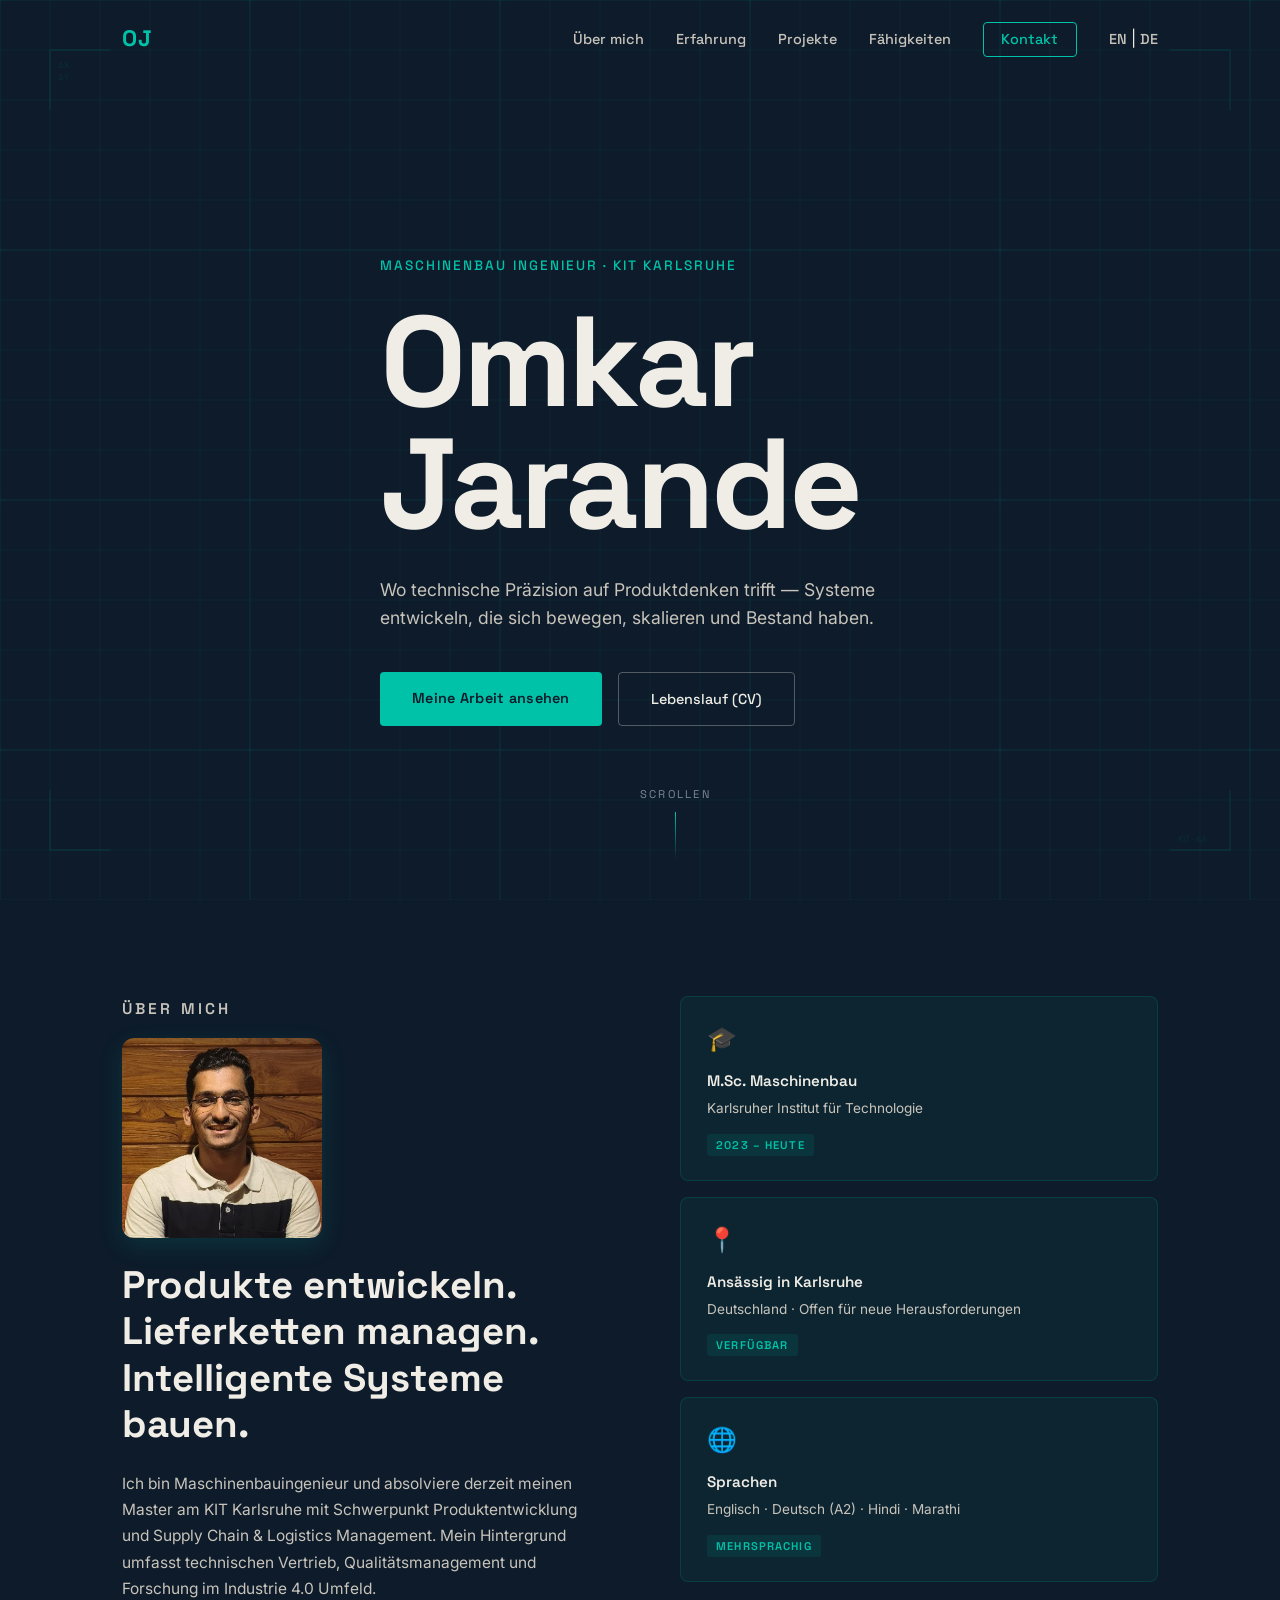
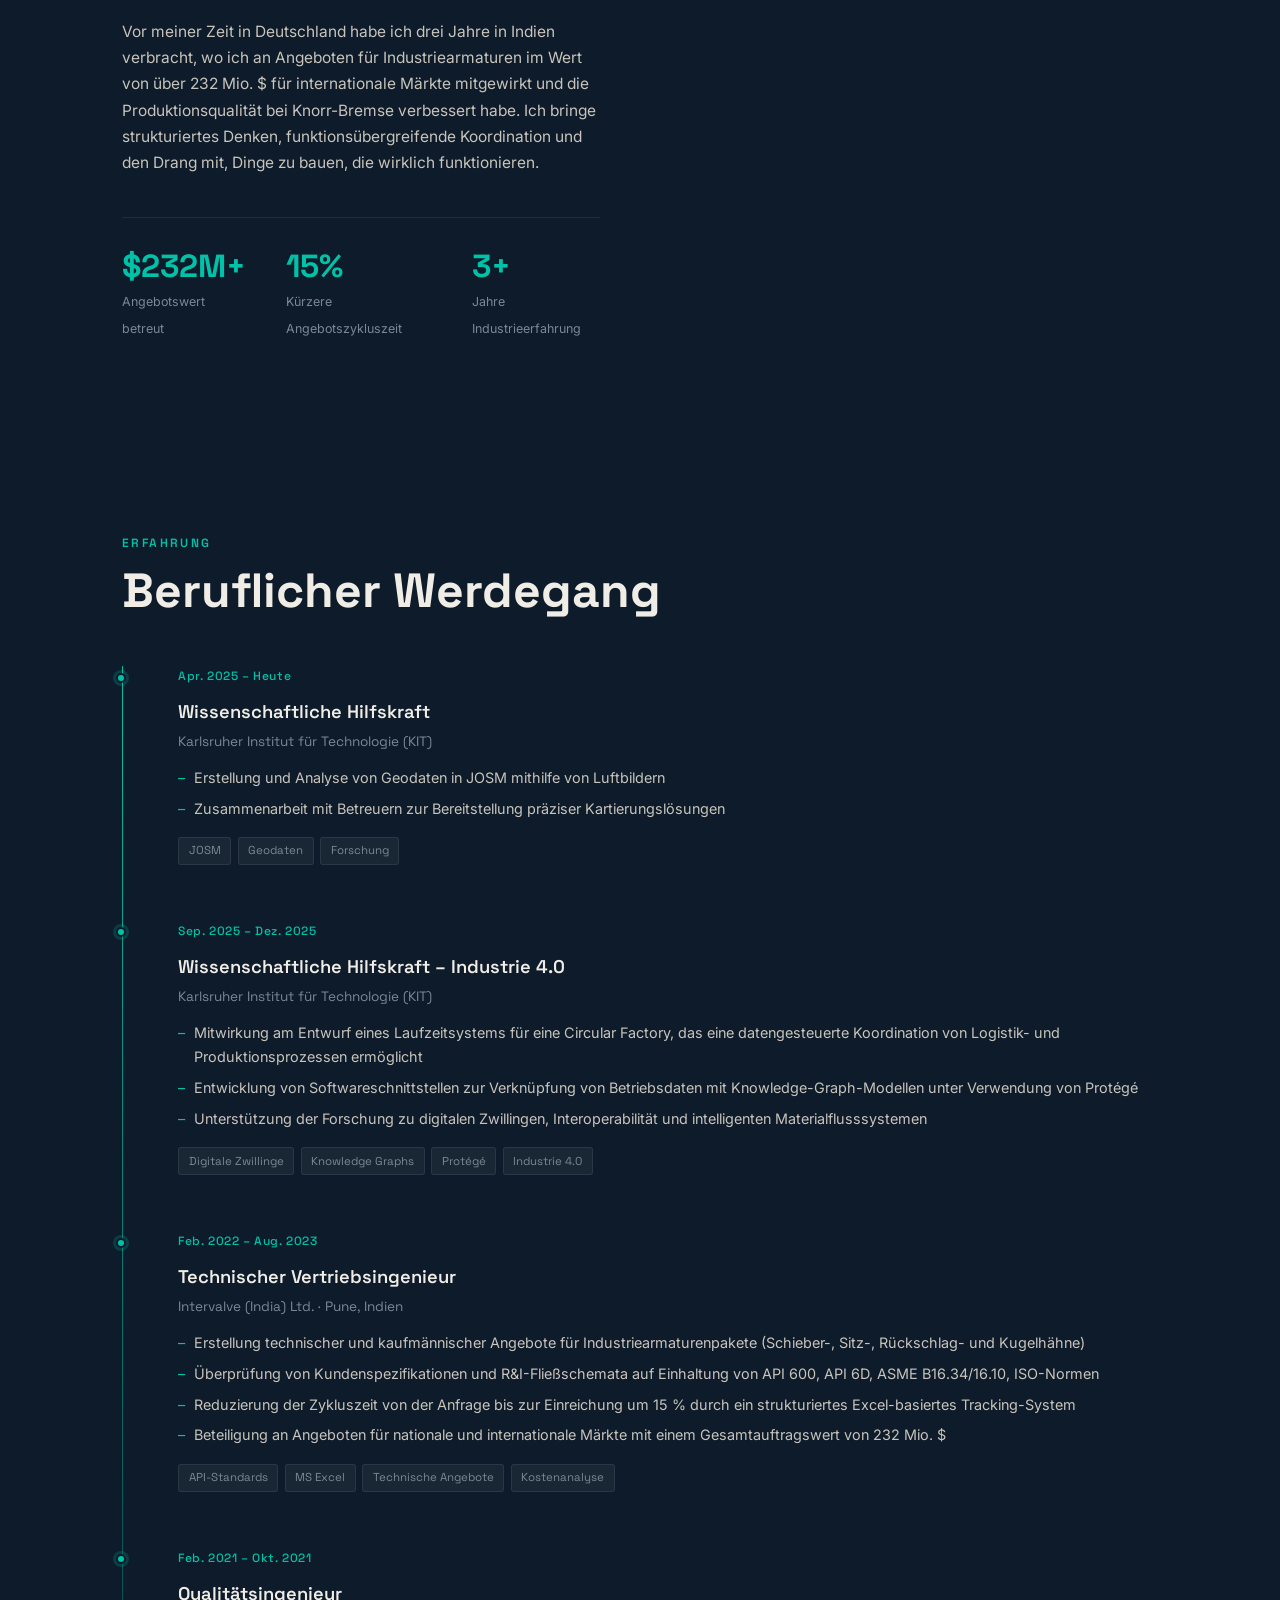
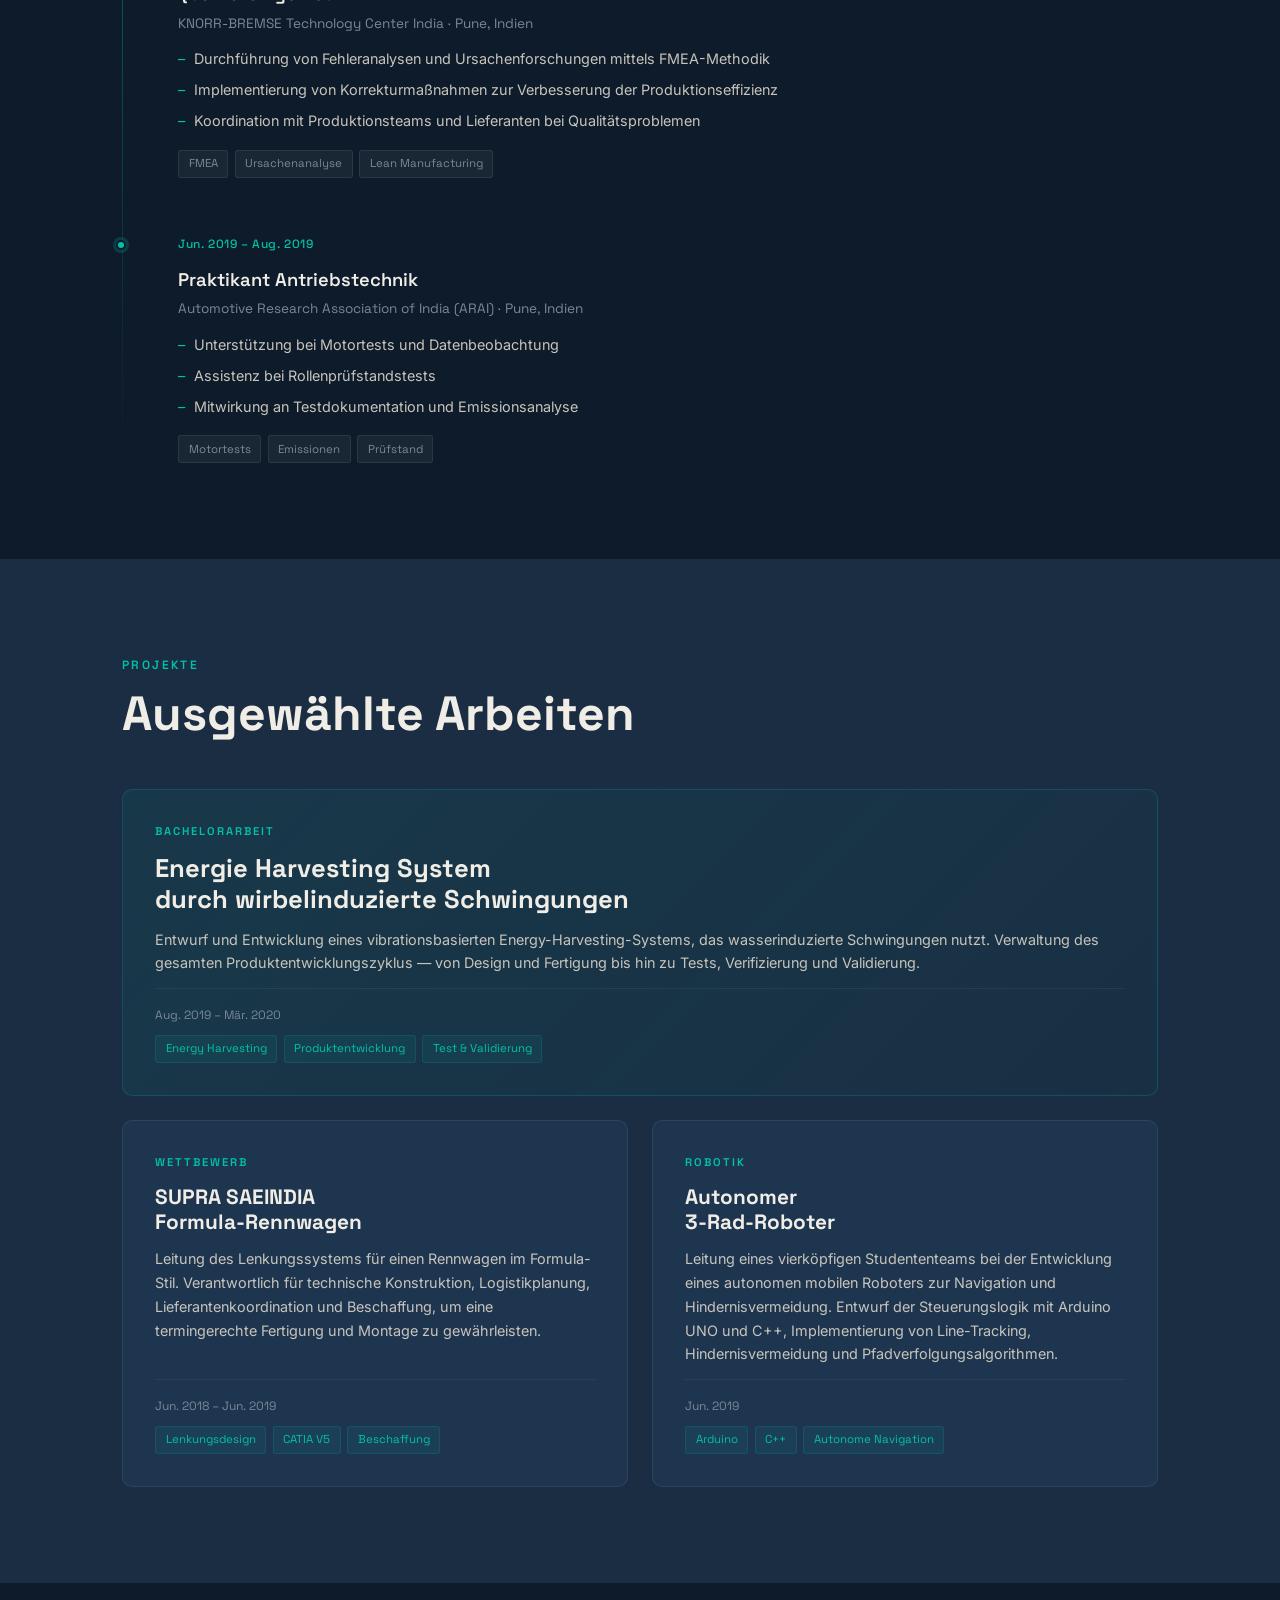
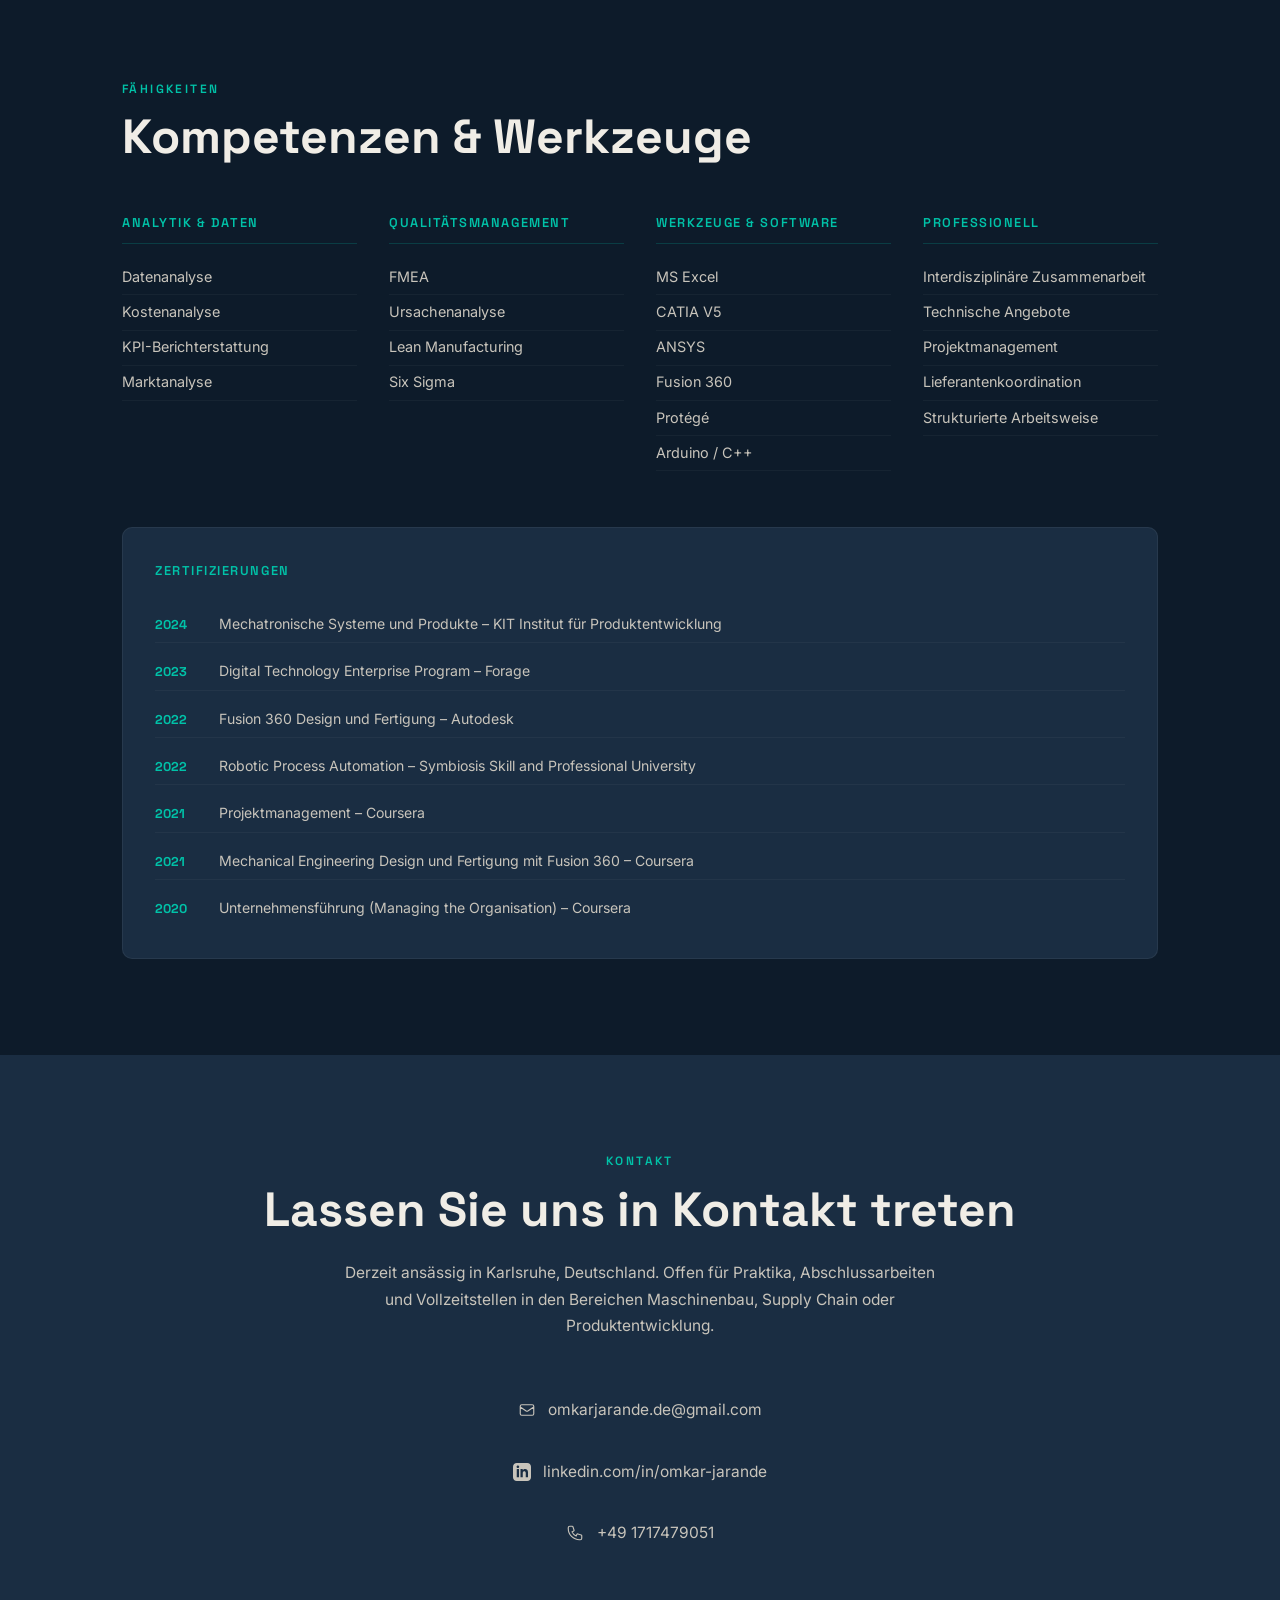
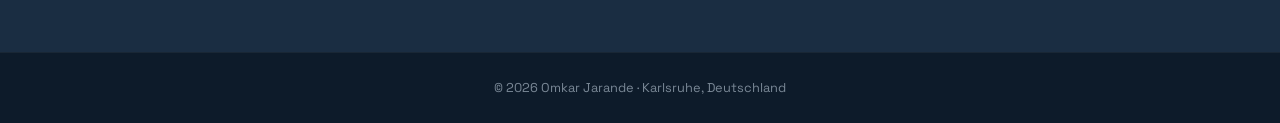
<file: index-de.html>
<!DOCTYPE html>
<html lang="de">
<head>
  <meta charset="UTF-8" />
  <meta name="viewport" content="width=device-width, initial-scale=1.0" />
  <title>Omkar Jarande – Maschinenbauingenieur</title>
  <link rel="preconnect" href="https://fonts.googleapis.com" />
  <link rel="preconnect" href="https://fonts.gstatic.com" crossorigin />
  <link href="https://fonts.googleapis.com/css2?family=Space+Grotesk:wght@300;400;500;600;700&family=Inter:wght@300;400;500&display=swap" rel="stylesheet" />
  <link rel="stylesheet" href="style.css" />
</head>
<body>

  <!-- NAV -->
  <nav id="navbar">
    <div class="nav-inner">
      <span class="nav-logo">OJ</span>
      <ul class="nav-links">
        <li><a href="#about">Über mich</a></li>
        <li><a href="#experience">Erfahrung</a></li>
        <li><a href="#projects">Projekte</a></li>
        <li><a href="#skills">Fähigkeiten</a></li>
        <li><a href="#contact" class="nav-cta">Kontakt</a></li>
        <!-- NEW: Language Switcher -->
        <li class="lang-switcher">
          <a href="index.html">EN</a>
          <span class="divider">|</span>
          <a href="index-de.html" class="active">DE</a>
        </li>
      </ul>
      <button class="nav-toggle" aria-label="Menü umschalten">&#9776;</button>
    </div>
  </nav>

  <!-- HERO -->
  <section id="hero">
    <canvas id="blueprint-canvas"></canvas>
    <div class="hero-content">
      <p class="hero-eyebrow">Maschinenbau Ingenieur · KIT Karlsruhe</p>
      <h1 class="hero-name">Omkar<br>Jarande</h1>
      <p class="hero-tagline">Wo technische Präzision auf Produktdenken trifft — Systeme entwickeln, die sich bewegen, skalieren und Bestand haben.</p>
      <div class="hero-actions">
        <a href="#experience" class="btn-primary">Meine Arbeit ansehen</a>
        <a href="resume.pdf" class="btn-ghost" target="_blank" download>Lebenslauf (CV)</a>
      </div>
    </div>
    <div class="hero-scroll-hint">
      <span>Scrollen</span>
      <div class="scroll-line"></div>
    </div>
  </section>

  <!-- ABOUT -->
  <section id="about">
    <div class="container">
      <div class="about-grid">
        <div class="about-text">
          <p class="section-eyebrow">Über mich</p>
          <!-- NEW: Profile Picture -->
          <img src="Profile_Picture.png" alt="Omkar Jarande" class="profile-img">
          <h2>Produkte entwickeln.<br>Lieferketten managen.<br>Intelligente Systeme bauen.</h2>
          <p>Ich bin Maschinenbauingenieur und absolviere derzeit meinen Master am KIT Karlsruhe mit Schwerpunkt Produktentwicklung und Supply Chain & Logistics Management. Mein Hintergrund umfasst technischen Vertrieb, Qualitätsmanagement und Forschung im Industrie 4.0 Umfeld.</p>
          <p>Vor meiner Zeit in Deutschland habe ich drei Jahre in Indien verbracht, wo ich an Angeboten für Industriearmaturen im Wert von über 232 Mio. $ für internationale Märkte mitgewirkt und die Produktionsqualität bei Knorr-Bremse verbessert habe. Ich bringe strukturiertes Denken, funktionsübergreifende Koordination und den Drang mit, Dinge zu bauen, die wirklich funktionieren.</p>
          <div class="about-stats">
            <div class="stat">
              <span class="stat-number">$232M+</span>
              <span class="stat-label">Angebotswert betreut</span>
            </div>
            <div class="stat">
              <span class="stat-number">15%</span>
              <span class="stat-label">Kürzere Angebotszykluszeit</span>
            </div>
            <div class="stat">
              <span class="stat-number">3+</span>
              <span class="stat-label">Jahre Industrieerfahrung</span>
            </div>
          </div>
        </div>
        <div class="about-visual">
          <div class="about-card">
            <div class="card-icon">🎓</div>
            <h4>M.Sc. Maschinenbau</h4>
            <p>Karlsruher Institut für Technologie</p>
            <span class="card-tag">2023 – Heute</span>
          </div>
          <div class="about-card">
            <div class="card-icon">📍</div>
            <h4>Ansässig in Karlsruhe</h4>
            <p>Deutschland · Offen für neue Herausforderungen</p>
            <span class="card-tag">Verfügbar</span>
          </div>
          <div class="about-card">
            <div class="card-icon">🌐</div>
            <h4>Sprachen</h4>
            <p>Englisch · Deutsch (A2) · Hindi · Marathi</p>
            <span class="card-tag">Mehrsprachig</span>
          </div>
        </div>
      </div>
    </div>
  </section>

  <!-- EXPERIENCE -->
  <section id="experience">
    <div class="container">
      <p class="section-eyebrow">Erfahrung</p>
      <h2 class="section-title">Beruflicher Werdegang</h2>
      <div class="timeline">

        <div class="timeline-item">
          <div class="timeline-dot"></div>
          <div class="timeline-date">Apr. 2025 – Heute</div>
          <div class="timeline-body">
            <h3>Wissenschaftliche Hilfskraft</h3>
            <h4>Karlsruher Institut für Technologie (KIT)</h4>
            <ul>
              <li>Erstellung und Analyse von Geodaten in JOSM mithilfe von Luftbildern</li>
              <li>Zusammenarbeit mit Betreuern zur Bereitstellung präziser Kartierungslösungen</li>
            </ul>
            <div class="timeline-tags">
              <span>JOSM</span><span>Geodaten</span><span>Forschung</span>
            </div>
          </div>
        </div>

        <div class="timeline-item">
          <div class="timeline-dot"></div>
          <div class="timeline-date">Sep. 2025 – Dez. 2025</div>
          <div class="timeline-body">
            <h3>Wissenschaftliche Hilfskraft – Industrie 4.0</h3>
            <h4>Karlsruher Institut für Technologie (KIT)</h4>
            <ul>
              <li>Mitwirkung am Entwurf eines Laufzeitsystems für eine Circular Factory, das eine datengesteuerte Koordination von Logistik- und Produktionsprozessen ermöglicht</li>
              <li>Entwicklung von Softwareschnittstellen zur Verknüpfung von Betriebsdaten mit Knowledge-Graph-Modellen unter Verwendung von Protégé</li>
              <li>Unterstützung der Forschung zu digitalen Zwillingen, Interoperabilität und intelligenten Materialflusssystemen</li>
            </ul>
            <div class="timeline-tags">
              <span>Digitale Zwillinge</span><span>Knowledge Graphs</span><span>Protégé</span><span>Industrie 4.0</span>
            </div>
          </div>
        </div>

        <div class="timeline-item">
          <div class="timeline-dot"></div>
          <div class="timeline-date">Feb. 2022 – Aug. 2023</div>
          <div class="timeline-body">
            <h3>Technischer Vertriebsingenieur</h3>
            <h4>Intervalve (India) Ltd. · Pune, Indien</h4>
            <ul>
              <li>Erstellung technischer und kaufmännischer Angebote für Industriearmaturenpakete (Schieber-, Sitz-, Rückschlag- und Kugelhähne)</li>
              <li>Überprüfung von Kundenspezifikationen und R&I-Fließschemata auf Einhaltung von API 600, API 6D, ASME B16.34/16.10, ISO-Normen</li>
              <li>Reduzierung der Zykluszeit von der Anfrage bis zur Einreichung um 15 % durch ein strukturiertes Excel-basiertes Tracking-System</li>
              <li>Beteiligung an Angeboten für nationale und internationale Märkte mit einem Gesamtauftragswert von 232 Mio. $</li>
            </ul>
            <div class="timeline-tags">
              <span>API-Standards</span><span>MS Excel</span><span>Technische Angebote</span><span>Kostenanalyse</span>
            </div>
          </div>
        </div>

        <div class="timeline-item">
          <div class="timeline-dot"></div>
          <div class="timeline-date">Feb. 2021 – Okt. 2021</div>
          <div class="timeline-body">
            <h3>Qualitätsingenieur</h3>
            <h4>KNORR-BREMSE Technology Center India · Pune, Indien</h4>
            <ul>
              <li>Durchführung von Fehleranalysen und Ursachenforschungen mittels FMEA-Methodik</li>
              <li>Implementierung von Korrekturmaßnahmen zur Verbesserung der Produktionseffizienz</li>
              <li>Koordination mit Produktionsteams und Lieferanten bei Qualitätsproblemen</li>
            </ul>
            <div class="timeline-tags">
              <span>FMEA</span><span>Ursachenanalyse</span><span>Lean Manufacturing</span>
            </div>
          </div>
        </div>

        <div class="timeline-item">
          <div class="timeline-dot"></div>
          <div class="timeline-date">Jun. 2019 – Aug. 2019</div>
          <div class="timeline-body">
            <h3>Praktikant Antriebstechnik</h3>
            <h4>Automotive Research Association of India (ARAI) · Pune, Indien</h4>
            <ul>
              <li>Unterstützung bei Motortests und Datenbeobachtung</li>
              <li>Assistenz bei Rollenprüfstandstests</li>
              <li>Mitwirkung an Testdokumentation und Emissionsanalyse</li>
            </ul>
            <div class="timeline-tags">
              <span>Motortests</span><span>Emissionen</span><span>Prüfstand</span>
            </div>
          </div>
        </div>

      </div>
    </div>
  </section>

  <!-- PROJECTS -->
  <section id="projects">
    <div class="container">
      <p class="section-eyebrow">Projekte</p>
      <h2 class="section-title">Ausgewählte Arbeiten</h2>
      <div class="projects-grid">

        <div class="project-card featured">
          <div class="project-label">Bachelorarbeit</div>
          <h3>Energie Harvesting System<br>durch wirbelinduzierte Schwingungen</h3>
          <p>Entwurf und Entwicklung eines vibrationsbasierten Energy-Harvesting-Systems, das wasserinduzierte Schwingungen nutzt. Verwaltung des gesamten Produktentwicklungszyklus — von Design und Fertigung bis hin zu Tests, Verifizierung und Validierung.</p>
          <div class="project-meta">
            <span class="project-date">Aug. 2019 – Mär. 2020</span>
            <div class="project-tags">
              <span>Energy Harvesting</span><span>Produktentwicklung</span><span>Test & Validierung</span>
            </div>
          </div>
        </div>

        <div class="project-card">
          <div class="project-label">Wettbewerb</div>
          <h3>SUPRA SAEINDIA<br>Formula-Rennwagen</h3>
          <p>Leitung des Lenkungssystems für einen Rennwagen im Formula-Stil. Verantwortlich für technische Konstruktion, Logistikplanung, Lieferantenkoordination und Beschaffung, um eine termingerechte Fertigung und Montage zu gewährleisten.</p>
          <div class="project-meta">
            <span class="project-date">Jun. 2018 – Jun. 2019</span>
            <div class="project-tags">
              <span>Lenkungsdesign</span><span>CATIA V5</span><span>Beschaffung</span>
            </div>
          </div>
        </div>

        <div class="project-card">
          <div class="project-label">Robotik</div>
          <h3>Autonomer<br>3-Rad-Roboter</h3>
          <p>Leitung eines vierköpfigen Studententeams bei der Entwicklung eines autonomen mobilen Roboters zur Navigation und Hindernisvermeidung. Entwurf der Steuerungslogik mit Arduino UNO und C++, Implementierung von Line-Tracking, Hindernisvermeidung und Pfadverfolgungsalgorithmen.</p>
          <div class="project-meta">
            <span class="project-date">Jun. 2019</span>
            <div class="project-tags">
              <span>Arduino</span><span>C++</span><span>Autonome Navigation</span>
            </div>
          </div>
        </div>

      </div>
    </div>
  </section>

  <!-- SKILLS -->
  <section id="skills">
    <div class="container">
      <p class="section-eyebrow">Fähigkeiten</p>
      <h2 class="section-title">Kompetenzen & Werkzeuge</h2>
      <div class="skills-grid">
        <div class="skills-group">
          <h4>Analytik & Daten</h4>
          <ul>
            <li>Datenanalyse</li>
            <li>Kostenanalyse</li>
            <li>KPI-Berichterstattung</li>
            <li>Marktanalyse</li>
          </ul>
        </div>
        <div class="skills-group">
          <h4>Qualitätsmanagement</h4>
          <ul>
            <li>FMEA</li>
            <li>Ursachenanalyse</li>
            <li>Lean Manufacturing</li>
            <li>Six Sigma</li>
          </ul>
        </div>
        <div class="skills-group">
          <h4>Werkzeuge & Software</h4>
          <ul>
            <li>MS Excel</li>
            <li>CATIA V5</li>
            <li>ANSYS</li>
            <li>Fusion 360</li>
            <li>Protégé</li>
            <li>Arduino / C++</li>
          </ul>
        </div>
        <div class="skills-group">
          <h4>Professionell</h4>
          <ul>
            <li>Interdisziplinäre Zusammenarbeit</li>
            <li>Technische Angebote</li>
            <li>Projektmanagement</li>
            <li>Lieferantenkoordination</li>
            <li>Strukturierte Arbeitsweise</li>
          </ul>
        </div>
      </div>
      <div class="certifications">
        <h4>Zertifizierungen</h4>
        <div class="cert-list">
          <div class="cert-item"><span class="cert-year">2024</span><span>Mechatronische Systeme und Produkte – KIT Institut für Produktentwicklung</span></div>
          <div class="cert-item"><span class="cert-year">2023</span><span>Digital Technology Enterprise Program – Forage</span></div>
          <div class="cert-item"><span class="cert-year">2022</span><span>Fusion 360 Design und Fertigung – Autodesk</span></div>
          <div class="cert-item"><span class="cert-year">2022</span><span>Robotic Process Automation – Symbiosis Skill and Professional University</span></div>
          <div class="cert-item"><span class="cert-year">2021</span><span>Projektmanagement – Coursera</span></div>
          <div class="cert-item"><span class="cert-year">2021</span><span>Mechanical Engineering Design und Fertigung mit Fusion 360 – Coursera</span></div>
          <div class="cert-item"><span class="cert-year">2020</span><span>Unternehmensführung (Managing the Organisation) – Coursera</span></div>
        </div>
      </div>
    </div>
  </section>

  <!-- CONTACT -->
  <section id="contact">
    <div class="container">
      <p class="section-eyebrow">Kontakt</p>
      <h2 class="section-title">Lassen Sie uns in Kontakt treten</h2>
      <p class="contact-sub">Derzeit ansässig in Karlsruhe, Deutschland. Offen für Praktika, Abschlussarbeiten und Vollzeitstellen in den Bereichen Maschinenbau, Supply Chain oder Produktentwicklung.</p>
      <div class="contact-links">
        <a href="mailto:omkarjarande.de@gmail.com" class="contact-link">
          <svg viewBox="0 0 24 24" fill="none" stroke="currentColor" stroke-width="1.5"><path d="M3 8l7.89 5.26a2 2 0 002.22 0L21 8M5 19h14a2 2 0 002-2V7a2 2 0 00-2-2H5a2 2 0 00-2 2v10a2 2 0 002 2z"/></svg>
          omkarjarande.de@gmail.com
        </a>
        <a href="https://linkedin.com/in/omkar-jarande" target="_blank" class="contact-link">
          <svg viewBox="0 0 24 24" fill="currentColor"><path d="M19 0h-14c-2.761 0-5 2.239-5 5v14c0 2.761 2.239 5 5 5h14c2.762 0 5-2.239 5-5v-14c0-2.761-2.238-5-5-5zm-11 19h-3v-11h3v11zm-1.5-12.268c-.966 0-1.75-.79-1.75-1.764s.784-1.764 1.75-1.764 1.75.79 1.75 1.764-.783 1.764-1.75 1.764zm13.5 12.268h-3v-5.604c0-3.368-4-3.113-4 0v5.604h-3v-11h3v1.765c1.396-2.586 7-2.777 7 2.476v6.759z"/></svg>
          linkedin.com/in/omkar-jarande
        </a>
        <a href="tel:+4917174790511" class="contact-link">
          <svg viewBox="0 0 24 24" fill="none" stroke="currentColor" stroke-width="1.5"><path d="M3 5a2 2 0 012-2h3.28a1 1 0 01.948.684l1.498 4.493a1 1 0 01-.502 1.21l-2.257 1.13a11.042 11.042 0 005.516 5.516l1.13-2.257a1 1 0 011.21-.502l4.493 1.498a1 1 0 01.684.949V19a2 2 0 01-2 2h-1C9.716 21 3 14.284 3 6V5z"/></svg>
          +49 1717479051
        </a>
      </div>
    </div>
  </section>

  <!-- FOOTER -->
  <footer>
    <div class="container">
      <p>© 2026 Omkar Jarande · Karlsruhe, Deutschland</p>
    </div>
  </footer>

  <script src="main.js"></script>
</body>
</html>
</file>
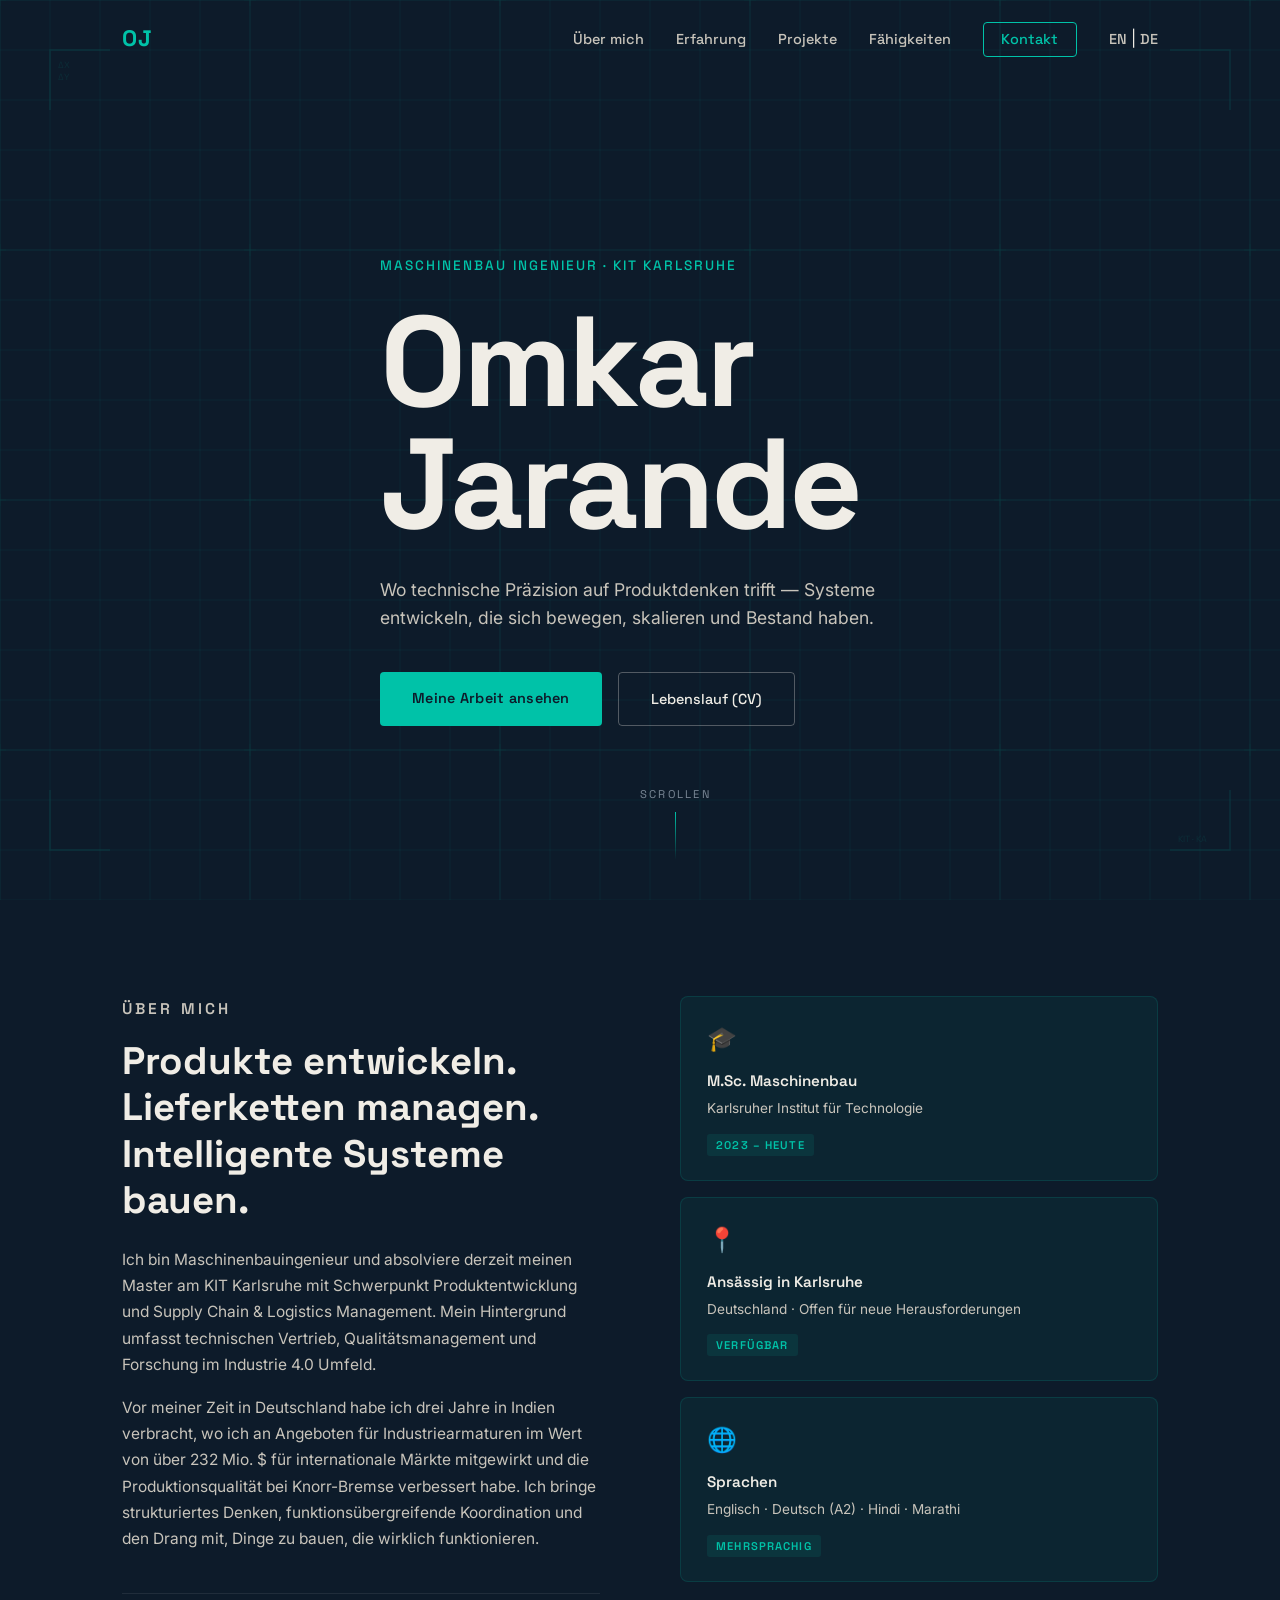
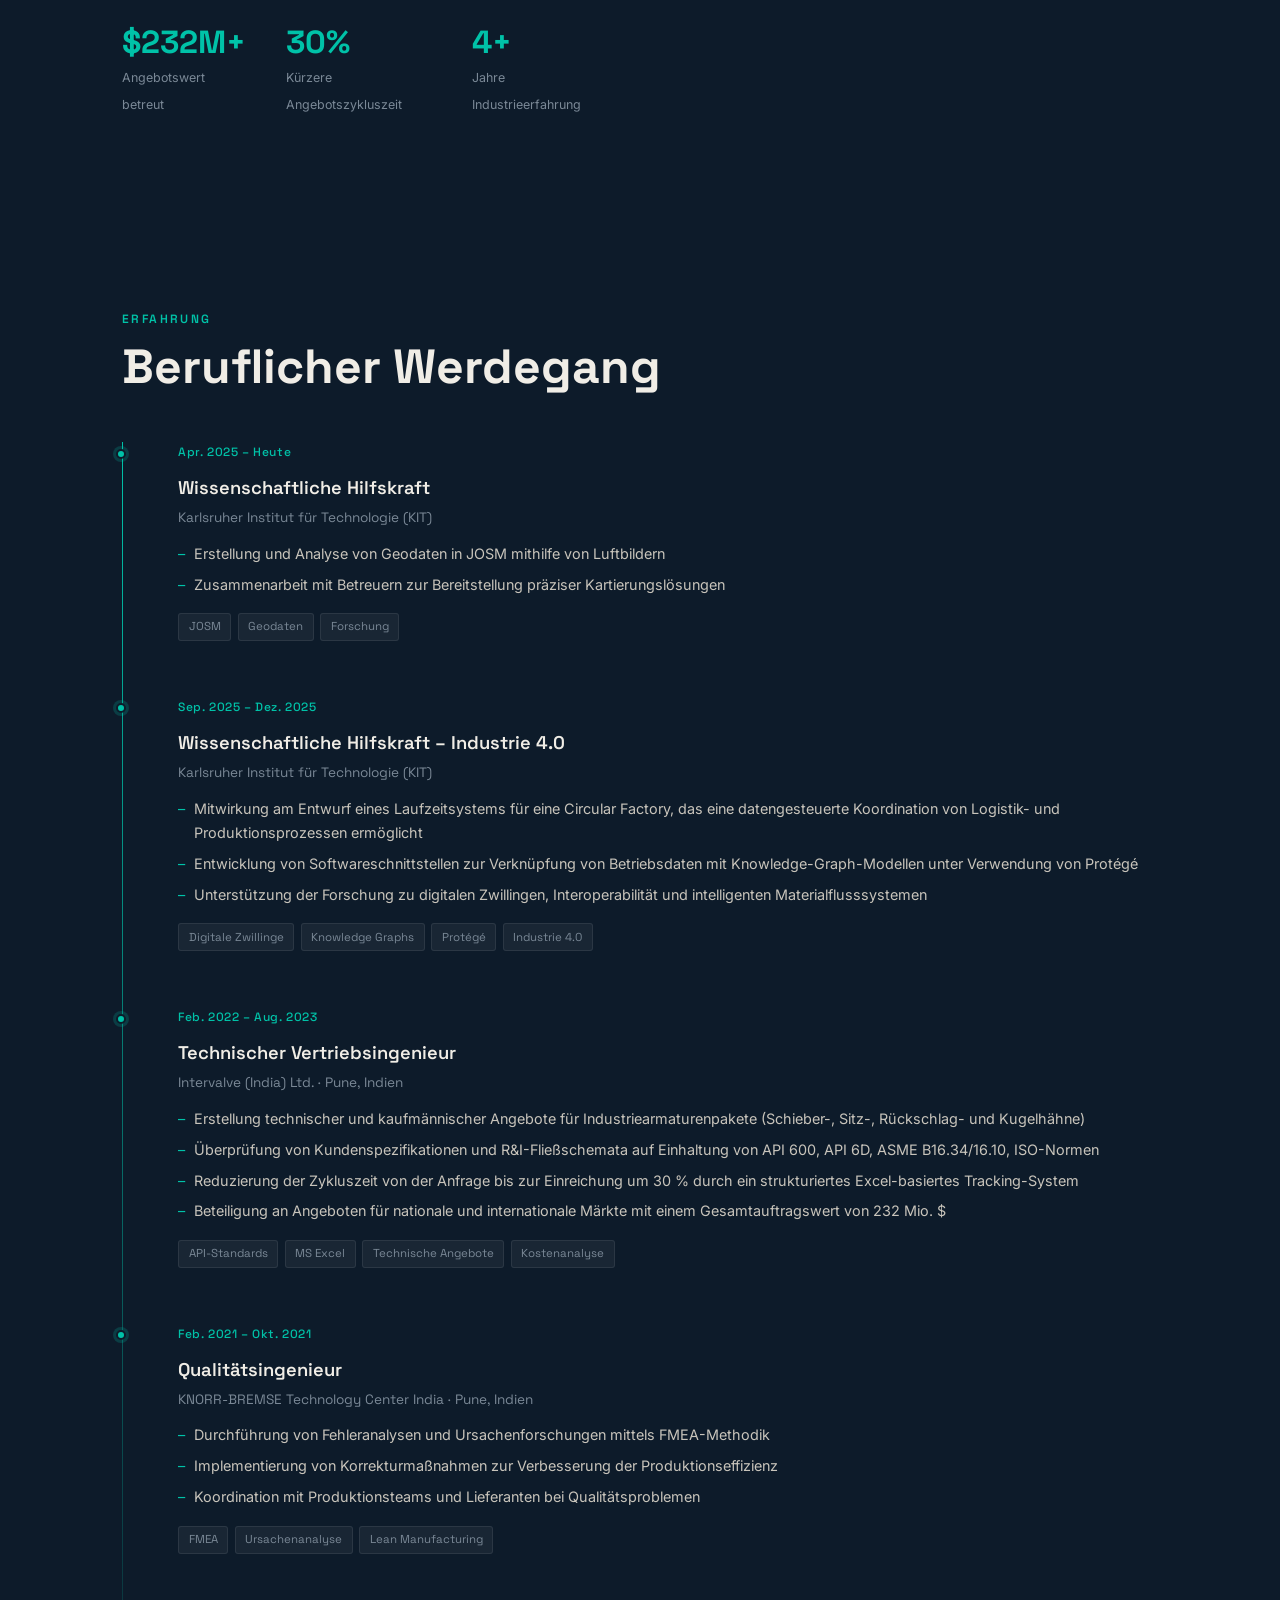
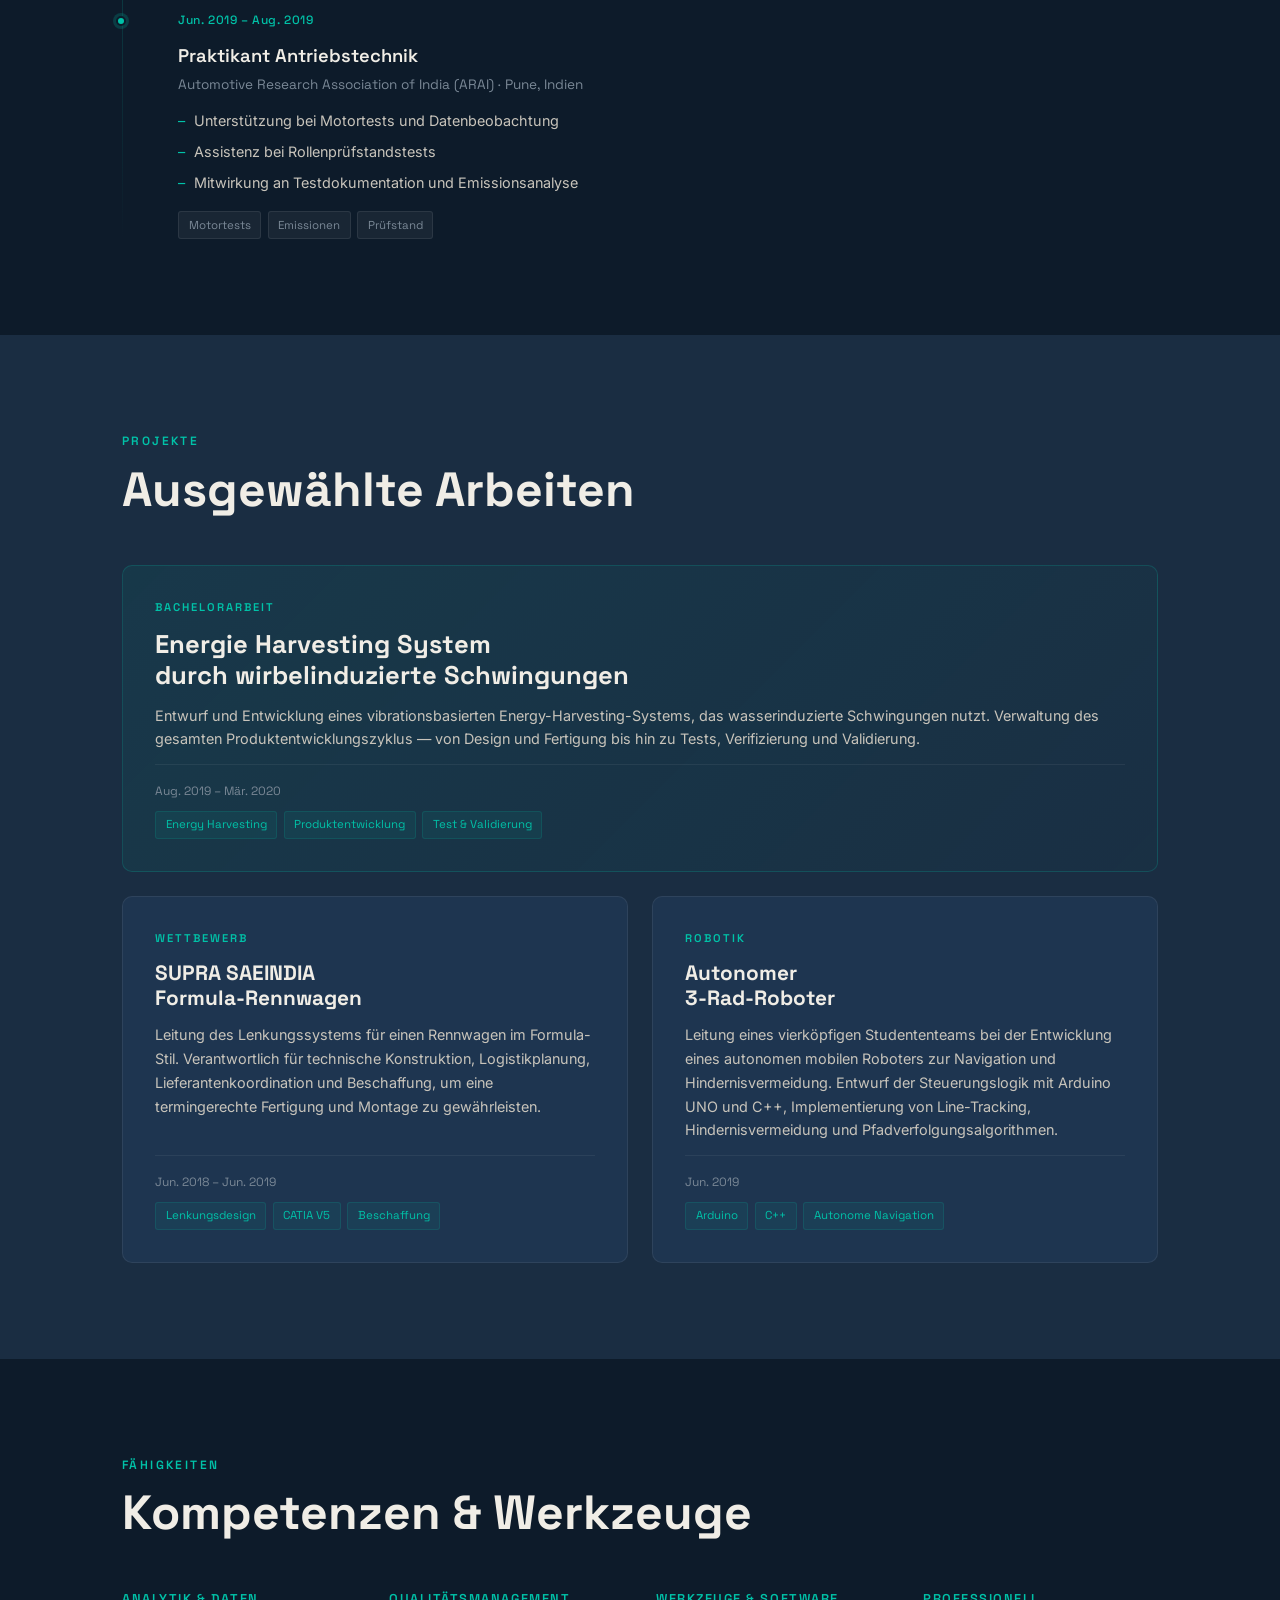
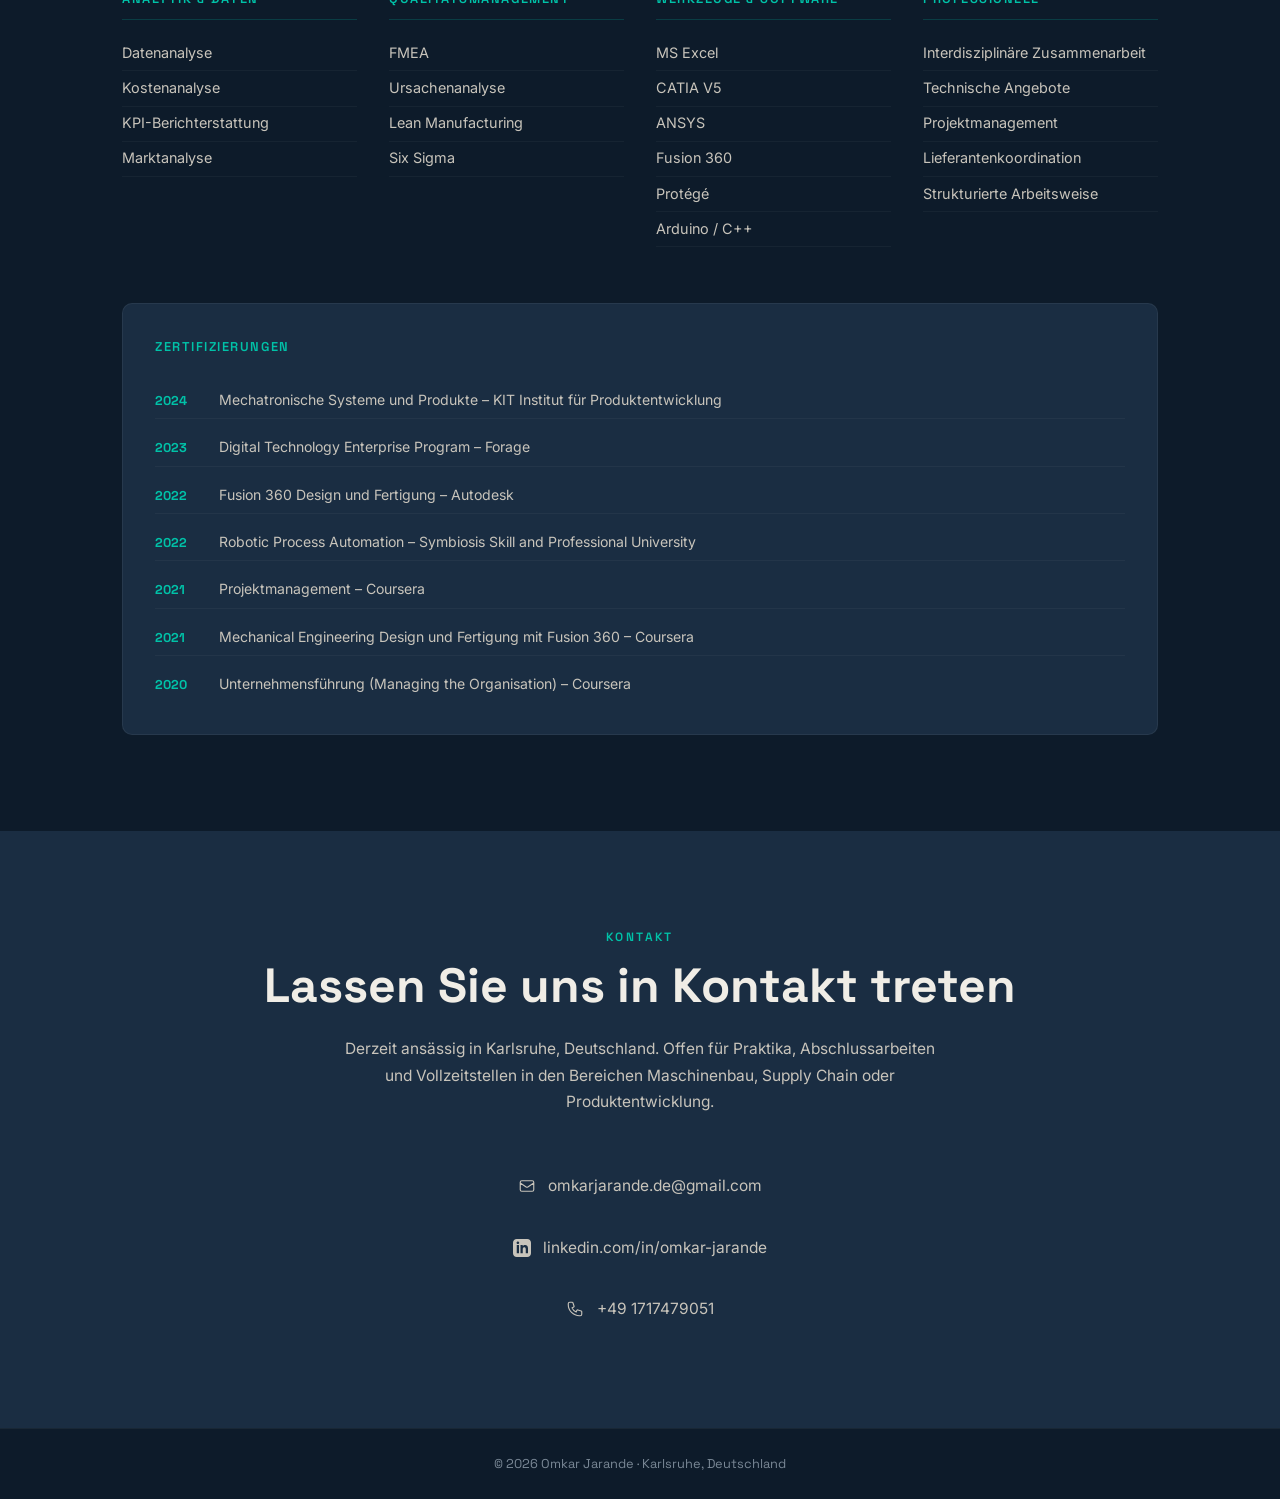
<file: index_de.html>
<!DOCTYPE html>
<html lang="de">
<head>
  <meta charset="UTF-8" />
  <meta name="viewport" content="width=device-width, initial-scale=1.0" />
  <title>Omkar Jarande – Maschinenbauingenieur</title>
  <link rel="preconnect" href="https://fonts.googleapis.com" />
  <link rel="preconnect" href="https://fonts.gstatic.com" crossorigin />
  <link href="https://fonts.googleapis.com/css2?family=Space+Grotesk:wght@300;400;500;600;700&family=Inter:wght@300;400;500&display=swap" rel="stylesheet" />
  <link rel="stylesheet" href="style.css" />
</head>
<body>

  <!-- NAV -->
  <nav id="navbar">
    <div class="nav-inner">
      <span class="nav-logo">OJ</span>
      <ul class="nav-links">
        <li><a href="#about">Über mich</a></li>
        <li><a href="#experience">Erfahrung</a></li>
        <li><a href="#projects">Projekte</a></li>
        <li><a href="#skills">Fähigkeiten</a></li>
        <li><a href="#contact" class="nav-cta">Kontakt</a></li>
        <!-- NEW: Language Switcher -->
        <li class="lang-switcher">
          <a href="index.html">EN</a>
          <span class="divider">|</span>
          <a href="index-de.html" class="active">DE</a>
        </li>
      </ul>
      <button class="nav-toggle" aria-label="Menü umschalten">&#9776;</button>
    </div>
  </nav>

  <!-- HERO -->
  <section id="hero">
    <canvas id="blueprint-canvas"></canvas>
    <div class="hero-content">
      <p class="hero-eyebrow">Maschinenbau Ingenieur · KIT Karlsruhe</p>
      <h1 class="hero-name">Omkar<br>Jarande</h1>
      <p class="hero-tagline">Wo technische Präzision auf Produktdenken trifft — Systeme entwickeln, die sich bewegen, skalieren und Bestand haben.</p>
      <div class="hero-actions">
        <a href="#experience" class="btn-primary">Meine Arbeit ansehen</a>
        <a href="resume.pdf" class="btn-ghost" target="_blank" download>Lebenslauf (CV)</a>
      </div>
    </div>
    <div class="hero-scroll-hint">
      <span>Scrollen</span>
      <div class="scroll-line"></div>
    </div>
  </section>

  <!-- ABOUT -->
  <section id="about">
    <div class="container">
      <div class="about-grid">
        <div class="about-text">
          <p class="section-eyebrow">Über mich</p>
          <h2>Produkte entwickeln.<br>Lieferketten managen.<br>Intelligente Systeme bauen.</h2>
          <p>Ich bin Maschinenbauingenieur und absolviere derzeit meinen Master am KIT Karlsruhe mit Schwerpunkt Produktentwicklung und Supply Chain & Logistics Management. Mein Hintergrund umfasst technischen Vertrieb, Qualitätsmanagement und Forschung im Industrie 4.0 Umfeld.</p>
          <p>Vor meiner Zeit in Deutschland habe ich drei Jahre in Indien verbracht, wo ich an Angeboten für Industriearmaturen im Wert von über 232 Mio. $ für internationale Märkte mitgewirkt und die Produktionsqualität bei Knorr-Bremse verbessert habe. Ich bringe strukturiertes Denken, funktionsübergreifende Koordination und den Drang mit, Dinge zu bauen, die wirklich funktionieren.</p>
          <div class="about-stats">
            <div class="stat">
              <span class="stat-number">$232M+</span>
              <span class="stat-label">Angebotswert betreut</span>
            </div>
            <div class="stat">
              <span class="stat-number">30%</span>
              <span class="stat-label">Kürzere Angebotszykluszeit</span>
            </div>
            <div class="stat">
              <span class="stat-number">4+</span>
              <span class="stat-label">Jahre Industrieerfahrung</span>
            </div>
          </div>
        </div>
        <div class="about-visual">
          <div class="about-card">
            <div class="card-icon">🎓</div>
            <h4>M.Sc. Maschinenbau</h4>
            <p>Karlsruher Institut für Technologie</p>
            <span class="card-tag">2023 – Heute</span>
          </div>
          <div class="about-card">
            <div class="card-icon">📍</div>
            <h4>Ansässig in Karlsruhe</h4>
            <p>Deutschland · Offen für neue Herausforderungen</p>
            <span class="card-tag">Verfügbar</span>
          </div>
          <div class="about-card">
            <div class="card-icon">🌐</div>
            <h4>Sprachen</h4>
            <p>Englisch · Deutsch (A2) · Hindi · Marathi</p>
            <span class="card-tag">Mehrsprachig</span>
          </div>
        </div>
      </div>
    </div>
  </section>

  <!-- EXPERIENCE -->
  <section id="experience">
    <div class="container">
      <p class="section-eyebrow">Erfahrung</p>
      <h2 class="section-title">Beruflicher Werdegang</h2>
      <div class="timeline">

        <div class="timeline-item">
          <div class="timeline-dot"></div>
          <div class="timeline-date">Apr. 2025 – Heute</div>
          <div class="timeline-body">
            <h3>Wissenschaftliche Hilfskraft</h3>
            <h4>Karlsruher Institut für Technologie (KIT)</h4>
            <ul>
              <li>Erstellung und Analyse von Geodaten in JOSM mithilfe von Luftbildern</li>
              <li>Zusammenarbeit mit Betreuern zur Bereitstellung präziser Kartierungslösungen</li>
            </ul>
            <div class="timeline-tags">
              <span>JOSM</span><span>Geodaten</span><span>Forschung</span>
            </div>
          </div>
        </div>

        <div class="timeline-item">
          <div class="timeline-dot"></div>
          <div class="timeline-date">Sep. 2025 – Dez. 2025</div>
          <div class="timeline-body">
            <h3>Wissenschaftliche Hilfskraft – Industrie 4.0</h3>
            <h4>Karlsruher Institut für Technologie (KIT)</h4>
            <ul>
              <li>Mitwirkung am Entwurf eines Laufzeitsystems für eine Circular Factory, das eine datengesteuerte Koordination von Logistik- und Produktionsprozessen ermöglicht</li>
              <li>Entwicklung von Softwareschnittstellen zur Verknüpfung von Betriebsdaten mit Knowledge-Graph-Modellen unter Verwendung von Protégé</li>
              <li>Unterstützung der Forschung zu digitalen Zwillingen, Interoperabilität und intelligenten Materialflusssystemen</li>
            </ul>
            <div class="timeline-tags">
              <span>Digitale Zwillinge</span><span>Knowledge Graphs</span><span>Protégé</span><span>Industrie 4.0</span>
            </div>
          </div>
        </div>

        <div class="timeline-item">
          <div class="timeline-dot"></div>
          <div class="timeline-date">Feb. 2022 – Aug. 2023</div>
          <div class="timeline-body">
            <h3>Technischer Vertriebsingenieur</h3>
            <h4>Intervalve (India) Ltd. · Pune, Indien</h4>
            <ul>
              <li>Erstellung technischer und kaufmännischer Angebote für Industriearmaturenpakete (Schieber-, Sitz-, Rückschlag- und Kugelhähne)</li>
              <li>Überprüfung von Kundenspezifikationen und R&I-Fließschemata auf Einhaltung von API 600, API 6D, ASME B16.34/16.10, ISO-Normen</li>
              <li>Reduzierung der Zykluszeit von der Anfrage bis zur Einreichung um 30 % durch ein strukturiertes Excel-basiertes Tracking-System</li>
              <li>Beteiligung an Angeboten für nationale und internationale Märkte mit einem Gesamtauftragswert von 232 Mio. $</li>
            </ul>
            <div class="timeline-tags">
              <span>API-Standards</span><span>MS Excel</span><span>Technische Angebote</span><span>Kostenanalyse</span>
            </div>
          </div>
        </div>

        <div class="timeline-item">
          <div class="timeline-dot"></div>
          <div class="timeline-date">Feb. 2021 – Okt. 2021</div>
          <div class="timeline-body">
            <h3>Qualitätsingenieur</h3>
            <h4>KNORR-BREMSE Technology Center India · Pune, Indien</h4>
            <ul>
              <li>Durchführung von Fehleranalysen und Ursachenforschungen mittels FMEA-Methodik</li>
              <li>Implementierung von Korrekturmaßnahmen zur Verbesserung der Produktionseffizienz</li>
              <li>Koordination mit Produktionsteams und Lieferanten bei Qualitätsproblemen</li>
            </ul>
            <div class="timeline-tags">
              <span>FMEA</span><span>Ursachenanalyse</span><span>Lean Manufacturing</span>
            </div>
          </div>
        </div>

        <div class="timeline-item">
          <div class="timeline-dot"></div>
          <div class="timeline-date">Jun. 2019 – Aug. 2019</div>
          <div class="timeline-body">
            <h3>Praktikant Antriebstechnik</h3>
            <h4>Automotive Research Association of India (ARAI) · Pune, Indien</h4>
            <ul>
              <li>Unterstützung bei Motortests und Datenbeobachtung</li>
              <li>Assistenz bei Rollenprüfstandstests</li>
              <li>Mitwirkung an Testdokumentation und Emissionsanalyse</li>
            </ul>
            <div class="timeline-tags">
              <span>Motortests</span><span>Emissionen</span><span>Prüfstand</span>
            </div>
          </div>
        </div>

      </div>
    </div>
  </section>

  <!-- PROJECTS -->
  <section id="projects">
    <div class="container">
      <p class="section-eyebrow">Projekte</p>
      <h2 class="section-title">Ausgewählte Arbeiten</h2>
      <div class="projects-grid">

        <div class="project-card featured">
          <div class="project-label">Bachelorarbeit</div>
          <h3>Energie Harvesting System<br>durch wirbelinduzierte Schwingungen</h3>
          <p>Entwurf und Entwicklung eines vibrationsbasierten Energy-Harvesting-Systems, das wasserinduzierte Schwingungen nutzt. Verwaltung des gesamten Produktentwicklungszyklus — von Design und Fertigung bis hin zu Tests, Verifizierung und Validierung.</p>
          <div class="project-meta">
            <span class="project-date">Aug. 2019 – Mär. 2020</span>
            <div class="project-tags">
              <span>Energy Harvesting</span><span>Produktentwicklung</span><span>Test & Validierung</span>
            </div>
          </div>
        </div>

        <div class="project-card">
          <div class="project-label">Wettbewerb</div>
          <h3>SUPRA SAEINDIA<br>Formula-Rennwagen</h3>
          <p>Leitung des Lenkungssystems für einen Rennwagen im Formula-Stil. Verantwortlich für technische Konstruktion, Logistikplanung, Lieferantenkoordination und Beschaffung, um eine termingerechte Fertigung und Montage zu gewährleisten.</p>
          <div class="project-meta">
            <span class="project-date">Jun. 2018 – Jun. 2019</span>
            <div class="project-tags">
              <span>Lenkungsdesign</span><span>CATIA V5</span><span>Beschaffung</span>
            </div>
          </div>
        </div>

        <div class="project-card">
          <div class="project-label">Robotik</div>
          <h3>Autonomer<br>3-Rad-Roboter</h3>
          <p>Leitung eines vierköpfigen Studententeams bei der Entwicklung eines autonomen mobilen Roboters zur Navigation und Hindernisvermeidung. Entwurf der Steuerungslogik mit Arduino UNO und C++, Implementierung von Line-Tracking, Hindernisvermeidung und Pfadverfolgungsalgorithmen.</p>
          <div class="project-meta">
            <span class="project-date">Jun. 2019</span>
            <div class="project-tags">
              <span>Arduino</span><span>C++</span><span>Autonome Navigation</span>
            </div>
          </div>
        </div>

      </div>
    </div>
  </section>

  <!-- SKILLS -->
  <section id="skills">
    <div class="container">
      <p class="section-eyebrow">Fähigkeiten</p>
      <h2 class="section-title">Kompetenzen & Werkzeuge</h2>
      <div class="skills-grid">
        <div class="skills-group">
          <h4>Analytik & Daten</h4>
          <ul>
            <li>Datenanalyse</li>
            <li>Kostenanalyse</li>
            <li>KPI-Berichterstattung</li>
            <li>Marktanalyse</li>
          </ul>
        </div>
        <div class="skills-group">
          <h4>Qualitätsmanagement</h4>
          <ul>
            <li>FMEA</li>
            <li>Ursachenanalyse</li>
            <li>Lean Manufacturing</li>
            <li>Six Sigma</li>
          </ul>
        </div>
        <div class="skills-group">
          <h4>Werkzeuge & Software</h4>
          <ul>
            <li>MS Excel</li>
            <li>CATIA V5</li>
            <li>ANSYS</li>
            <li>Fusion 360</li>
            <li>Protégé</li>
            <li>Arduino / C++</li>
          </ul>
        </div>
        <div class="skills-group">
          <h4>Professionell</h4>
          <ul>
            <li>Interdisziplinäre Zusammenarbeit</li>
            <li>Technische Angebote</li>
            <li>Projektmanagement</li>
            <li>Lieferantenkoordination</li>
            <li>Strukturierte Arbeitsweise</li>
          </ul>
        </div>
      </div>
      <div class="certifications">
        <h4>Zertifizierungen</h4>
        <div class="cert-list">
          <div class="cert-item"><span class="cert-year">2024</span><span>Mechatronische Systeme und Produkte – KIT Institut für Produktentwicklung</span></div>
          <div class="cert-item"><span class="cert-year">2023</span><span>Digital Technology Enterprise Program – Forage</span></div>
          <div class="cert-item"><span class="cert-year">2022</span><span>Fusion 360 Design und Fertigung – Autodesk</span></div>
          <div class="cert-item"><span class="cert-year">2022</span><span>Robotic Process Automation – Symbiosis Skill and Professional University</span></div>
          <div class="cert-item"><span class="cert-year">2021</span><span>Projektmanagement – Coursera</span></div>
          <div class="cert-item"><span class="cert-year">2021</span><span>Mechanical Engineering Design und Fertigung mit Fusion 360 – Coursera</span></div>
          <div class="cert-item"><span class="cert-year">2020</span><span>Unternehmensführung (Managing the Organisation) – Coursera</span></div>
        </div>
      </div>
    </div>
  </section>

  <!-- CONTACT -->
  <section id="contact">
    <div class="container">
      <p class="section-eyebrow">Kontakt</p>
      <h2 class="section-title">Lassen Sie uns in Kontakt treten</h2>
      <p class="contact-sub">Derzeit ansässig in Karlsruhe, Deutschland. Offen für Praktika, Abschlussarbeiten und Vollzeitstellen in den Bereichen Maschinenbau, Supply Chain oder Produktentwicklung.</p>
      <div class="contact-links">
        <a href="mailto:omkarjarande.de@gmail.com" class="contact-link">
          <svg viewBox="0 0 24 24" fill="none" stroke="currentColor" stroke-width="1.5"><path d="M3 8l7.89 5.26a2 2 0 002.22 0L21 8M5 19h14a2 2 0 002-2V7a2 2 0 00-2-2H5a2 2 0 00-2 2v10a2 2 0 002 2z"/></svg>
          omkarjarande.de@gmail.com
        </a>
        <a href="https://linkedin.com/in/omkar-jarande" target="_blank" class="contact-link">
          <svg viewBox="0 0 24 24" fill="currentColor"><path d="M19 0h-14c-2.761 0-5 2.239-5 5v14c0 2.761 2.239 5 5 5h14c2.762 0 5-2.239 5-5v-14c0-2.761-2.238-5-5-5zm-11 19h-3v-11h3v11zm-1.5-12.268c-.966 0-1.75-.79-1.75-1.764s.784-1.764 1.75-1.764 1.75.79 1.75 1.764-.783 1.764-1.75 1.764zm13.5 12.268h-3v-5.604c0-3.368-4-3.113-4 0v5.604h-3v-11h3v1.765c1.396-2.586 7-2.777 7 2.476v6.759z"/></svg>
          linkedin.com/in/omkar-jarande
        </a>
        <a href="tel:+4917174790511" class="contact-link">
          <svg viewBox="0 0 24 24" fill="none" stroke="currentColor" stroke-width="1.5"><path d="M3 5a2 2 0 012-2h3.28a1 1 0 01.948.684l1.498 4.493a1 1 0 01-.502 1.21l-2.257 1.13a11.042 11.042 0 005.516 5.516l1.13-2.257a1 1 0 011.21-.502l4.493 1.498a1 1 0 01.684.949V19a2 2 0 01-2 2h-1C9.716 21 3 14.284 3 6V5z"/></svg>
          +49 1717479051
        </a>
      </div>
    </div>
  </section>

  <!-- FOOTER -->
  <footer>
    <div class="container">
      <p>© 2026 Omkar Jarande · Karlsruhe, Deutschland</p>
    </div>
  </footer>

  <script src="main.js"></script>
</body>
</html>
</file>
<file: style.css>
/* =============================================
   OMKAR JARANDE – PORTFOLIO
   Palette: Navy · Teal · Off-white
   Type: Space Grotesk + Inter
   ============================================= */

*, *::before, *::after { box-sizing: border-box; margin: 0; padding: 0; }

:root {
  --navy:    #0D1B2A;
  --navy-2:  #1A2D42;
  --navy-3:  #1E3550;
  --teal:    #00C2A8;
  --teal-dim:#00917D;
  --white:   #F0EDE6;
  --white-2: #C8C4BB;
  --muted:   #7A8896;
  --font-display: 'Space Grotesk', sans-serif;
  --font-body:    'Inter', sans-serif;
  --transition: 0.3s cubic-bezier(0.4, 0, 0.2, 1);
}

html { scroll-behavior: smooth; }

body {
  background: var(--navy);
  color: var(--white);
  font-family: var(--font-body);
  font-size: 16px;
  line-height: 1.7;
  overflow-x: hidden;
}

/* ── UTILITY ── */
.container {
  max-width: 1100px;
  margin: 0 auto;
  padding: 0 2rem;
}

.section-eyebrow {
  font-family: var(--font-display);
  font-size: 0.75rem;
  font-weight: 600;
  letter-spacing: 0.2em;
  text-transform: uppercase;
  color: var(--teal);
  margin-bottom: 0.75rem;
}

.section-title {
  font-family: var(--font-display);
  font-size: clamp(2rem, 4vw, 3rem);
  font-weight: 700;
  line-height: 1.1;
  margin-bottom: 3rem;
  color: var(--white);
}

section {
  padding: 6rem 0;
}

/* ── NAVBAR ── */
#navbar {
  position: fixed;
  top: 0; left: 0; right: 0;
  z-index: 100;
  padding: 1.25rem 0;
  transition: var(--transition);
}

#navbar.scrolled {
  background: rgba(13, 27, 42, 0.9);
  backdrop-filter: blur(12px);
  -webkit-backdrop-filter: blur(12px);
  border-bottom: 1px solid rgba(0, 194, 168, 0.15);
  padding: 0.85rem 0;
}

.nav-inner {
  max-width: 1100px;
  margin: 0 auto;
  padding: 0 2rem;
  display: flex;
  align-items: center;
  justify-content: space-between;
}

.nav-logo {
  font-family: var(--font-display);
  font-size: 1.4rem;
  font-weight: 700;
  color: var(--teal);
  letter-spacing: 0.05em;
}

.nav-links {
  display: flex;
  list-style: none;
  gap: 2rem;
  align-items: center;
}

.nav-links a {
  color: var(--white-2);
  text-decoration: none;
  font-family: var(--font-display);
  font-size: 0.9rem;
  font-weight: 500;
  transition: color var(--transition);
}

.nav-links a:hover { color: var(--white); }

.nav-links a.nav-cta {
  color: var(--teal);
  border: 1.5px solid var(--teal);
  padding: 0.45rem 1.1rem;
  border-radius: 4px;
  transition: background var(--transition), color var(--transition);
}

.nav-links a.nav-cta:hover {
  background: var(--teal);
  color: var(--navy);
}

.nav-toggle {
  display: none;
  background: none;
  border: none;
  color: var(--white);
  font-size: 1.5rem;
  cursor: pointer;
}

/* ── HERO ── */
#hero {
  position: relative;
  min-height: 100vh;
  display: flex;
  align-items: center;
  padding: 0;
  overflow: hidden;
}

#blueprint-canvas {
  position: absolute;
  inset: 0;
  width: 100%; height: 100%;
  opacity: 0.18;
  pointer-events: none;
}

.hero-content {
  position: relative;
  z-index: 2;
  max-width: 1100px;
  margin: 0 auto;
  padding: 0 2rem;
  padding-top: 5rem;
}

.hero-eyebrow {
  font-family: var(--font-display);
  font-size: 0.85rem;
  font-weight: 500;
  letter-spacing: 0.15em;
  text-transform: uppercase;
  color: var(--teal);
  margin-bottom: 1.5rem;
  opacity: 0;
  transform: translateY(20px);
  animation: fadeUp 0.8s ease 0.2s forwards;
}

.hero-name {
  font-family: var(--font-display);
  font-size: clamp(4rem, 10vw, 9rem);
  font-weight: 700;
  line-height: 0.95;
  letter-spacing: -0.03em;
  color: var(--white);
  margin-bottom: 2rem;
  opacity: 0;
  transform: translateY(20px);
  animation: fadeUp 0.9s ease 0.4s forwards;
}

.hero-name span { color: var(--teal); }

.hero-tagline {
  font-size: 1.1rem;
  color: var(--white-2);
  max-width: 520px;
  line-height: 1.6;
  margin-bottom: 2.5rem;
  opacity: 0;
  transform: translateY(20px);
  animation: fadeUp 0.9s ease 0.6s forwards;
}

.hero-actions {
  display: flex;
  gap: 1rem;
  flex-wrap: wrap;
  opacity: 0;
  transform: translateY(20px);
  animation: fadeUp 0.9s ease 0.8s forwards;
}

.btn-primary {
  font-family: var(--font-display);
  font-weight: 600;
  font-size: 0.9rem;
  padding: 0.85rem 2rem;
  background: var(--teal);
  color: var(--navy);
  border-radius: 4px;
  text-decoration: none;
  transition: background var(--transition), transform var(--transition);
  letter-spacing: 0.02em;
}

.btn-primary:hover { background: #00e0c5; transform: translateY(-2px); }

.btn-ghost {
  font-family: var(--font-display);
  font-weight: 500;
  font-size: 0.9rem;
  padding: 0.85rem 2rem;
  border: 1.5px solid rgba(240, 237, 230, 0.3);
  color: var(--white);
  border-radius: 4px;
  text-decoration: none;
  transition: border-color var(--transition), transform var(--transition);
}

.btn-ghost:hover { border-color: var(--white); transform: translateY(-2px); }

.hero-scroll-hint {
  position: absolute;
  bottom: 2.5rem;
  left: 50%;
  transform: translateX(-50%);
  display: flex;
  flex-direction: column;
  align-items: center;
  gap: 0.5rem;
  z-index: 2;
  opacity: 0;
  animation: fadeUp 1s ease 1.4s forwards;
}

.hero-scroll-hint span {
  font-family: var(--font-display);
  font-size: 0.7rem;
  letter-spacing: 0.2em;
  text-transform: uppercase;
  color: var(--muted);
}

.scroll-line {
  width: 1px;
  height: 48px;
  background: linear-gradient(to bottom, var(--teal), transparent);
  animation: scrollPulse 2s ease-in-out infinite;
}

/* ── ABOUT ── */
#about { background: var(--bg-sec); border-top: 1px solid var(--border); }

.about-grid {
  display: grid;
  grid-template-columns: 1fr 1fr;
  gap: 5rem;
  align-items: start;
}

.about-text h2 {
  font-family: var(--font-display);
  font-size: clamp(1.8rem, 3vw, 2.5rem);
  font-weight: 700;
  line-height: 1.2;
  margin-bottom: 1.5rem;
  color: var(--white);
}

.about-text p {
  color: var(--white-2);
  margin-bottom: 1rem;
  font-size: 0.97rem;
}

.profile-img {
  display: block;
  width: 200px;
  height: 200px;
  border-radius: 12px;
  object-fit: cover;
  margin-bottom: 1.5rem;
  max-width: 100%;
  box-shadow: 0 8px 24px rgba(0, 194, 168, 0.15);
}

.about-stats {
  display: flex;
  gap: 2.5rem;
  margin-top: 2.5rem;
  padding-top: 2rem;
  border-top: 1px solid rgba(255,255,255,0.08);
}

.stat-number {
  display: block;
  font-family: var(--font-display);
  font-size: 2rem;
  font-weight: 700;
  color: var(--teal);
  line-height: 1;
  margin-bottom: 0.3rem;
}

.stat-label {
  font-size: 0.78rem;
  color: var(--muted);
  line-height: 1.3;
}

.about-visual {
  display: flex;
  flex-direction: column;
  gap: 1rem;
}

.about-card {
  background: rgba(0, 194, 168, 0.06);
  border: 1px solid rgba(0, 194, 168, 0.15);
  border-radius: 8px;
  padding: 1.4rem 1.6rem;
  transition: border-color var(--transition), transform var(--transition);
}

.about-card:hover {
  border-color: rgba(0, 194, 168, 0.4);
  transform: translateX(4px);
}

.card-icon { font-size: 1.5rem; margin-bottom: 0.5rem; }

.about-card h4 {
  font-family: var(--font-display);
  font-weight: 600;
  font-size: 0.95rem;
  color: var(--white);
  margin-bottom: 0.2rem;
}

.about-card p { color: var(--white-2); font-size: 0.85rem; margin-bottom: 0.6rem; }

.card-tag {
  font-family: var(--font-display);
  font-size: 0.7rem;
  font-weight: 600;
  letter-spacing: 0.1em;
  text-transform: uppercase;
  color: var(--teal);
  background: rgba(0, 194, 168, 0.1);
  padding: 0.25rem 0.6rem;
  border-radius: 3px;
}

/* ── EXPERIENCE ── */
#experience { background: var(--navy); }

.timeline {
  position: relative;
  padding-left: 2rem;
}

.timeline::before {
  content: '';
  position: absolute;
  left: 0; top: 0; bottom: 0;
  width: 1px;
  background: linear-gradient(to bottom, var(--teal), transparent);
}

.timeline-item {
  position: relative;
  margin-bottom: 3.5rem;
  padding-left: 1.5rem;
}

.timeline-item:last-child { margin-bottom: 0; }

.timeline-dot {
  position: absolute;
  left: -2.35rem;
  top: 0.4rem;
  width: 10px; height: 10px;
  background: var(--teal);
  border-radius: 50%;
  border: 2px solid var(--navy);
  box-shadow: 0 0 0 3px rgba(0, 194, 168, 0.2);
}

.timeline-date {
  font-family: var(--font-display);
  font-size: 0.75rem;
  font-weight: 500;
  color: var(--teal);
  letter-spacing: 0.05em;
  margin-bottom: 0.6rem;
}

.timeline-body h3 {
  font-family: var(--font-display);
  font-size: 1.15rem;
  font-weight: 600;
  color: var(--white);
  margin-bottom: 0.15rem;
}

.timeline-body h4 {
  font-family: var(--font-display);
  font-size: 0.85rem;
  font-weight: 400;
  color: var(--muted);
  margin-bottom: 0.8rem;
}

.timeline-body ul {
  list-style: none;
  margin-bottom: 1rem;
}

.timeline-body ul li {
  color: var(--white-2);
  font-size: 0.9rem;
  padding-left: 1rem;
  position: relative;
  margin-bottom: 0.4rem;
}

.timeline-body ul li::before {
  content: '–';
  position: absolute;
  left: 0;
  color: var(--teal);
}

.timeline-tags { display: flex; flex-wrap: wrap; gap: 0.4rem; }

.timeline-tags span {
  font-family: var(--font-display);
  font-size: 0.72rem;
  color: var(--muted);
  background: rgba(255,255,255,0.05);
  border: 1px solid rgba(255,255,255,0.08);
  padding: 0.2rem 0.6rem;
  border-radius: 3px;
}

/* ── PROJECTS ── */
#projects { background: var(--navy-2); }

.projects-grid {
  display: grid;
  grid-template-columns: 1fr 1fr;
  grid-template-rows: auto auto;
  gap: 1.5rem;
}

.project-card {
  background: var(--navy-3);
  border: 1px solid rgba(255,255,255,0.07);
  border-radius: 10px;
  padding: 2rem;
  transition: border-color var(--transition), transform var(--transition);
  display: flex;
  flex-direction: column;
  gap: 0.8rem;
}

.project-card:hover {
  border-color: rgba(0, 194, 168, 0.35);
  transform: translateY(-3px);
}

.project-card.featured {
  grid-column: 1 / -1;
  background: linear-gradient(135deg, rgba(0, 194, 168, 0.08), rgba(0, 194, 168, 0.02));
  border-color: rgba(0, 194, 168, 0.2);
}

.project-label {
  font-family: var(--font-display);
  font-size: 0.7rem;
  font-weight: 600;
  letter-spacing: 0.18em;
  text-transform: uppercase;
  color: var(--teal);
}

.project-card h3 {
  font-family: var(--font-display);
  font-size: 1.3rem;
  font-weight: 700;
  color: var(--white);
  line-height: 1.2;
}

.project-card.featured h3 { font-size: 1.6rem; }

.project-card p {
  color: var(--white-2);
  font-size: 0.9rem;
  line-height: 1.65;
  flex: 1;
}

.project-meta {
  display: flex;
  flex-direction: column;
  gap: 0.6rem;
  margin-top: auto;
  padding-top: 1rem;
  border-top: 1px solid rgba(255,255,255,0.06);
}

.project-date {
  font-family: var(--font-display);
  font-size: 0.75rem;
  color: var(--muted);
}

.project-tags { display: flex; flex-wrap: wrap; gap: 0.4rem; }

.project-tags span {
  font-family: var(--font-display);
  font-size: 0.72rem;
  color: var(--teal);
  background: rgba(0, 194, 168, 0.08);
  border: 1px solid rgba(0, 194, 168, 0.15);
  padding: 0.2rem 0.6rem;
  border-radius: 3px;
}

/* ── SKILLS ── */
#skills { background: var(--navy); }

.skills-grid {
  display: grid;
  grid-template-columns: repeat(4, 1fr);
  gap: 2rem;
  margin-bottom: 3.5rem;
}

.skills-group h4 {
  font-family: var(--font-display);
  font-size: 0.8rem;
  font-weight: 600;
  letter-spacing: 0.12em;
  text-transform: uppercase;
  color: var(--teal);
  margin-bottom: 1rem;
  padding-bottom: 0.6rem;
  border-bottom: 1px solid rgba(0, 194, 168, 0.2);
}

.skills-group ul { list-style: none; }

.skills-group ul li {
  color: var(--white-2);
  font-size: 0.9rem;
  padding: 0.3rem 0;
  border-bottom: 1px solid rgba(255,255,255,0.04);
  transition: color var(--transition);
}

.skills-group ul li:hover { color: var(--white); }

.certifications {
  background: var(--navy-2);
  border-radius: 10px;
  padding: 2rem;
  border: 1px solid rgba(255,255,255,0.06);
}

.certifications h4 {
  font-family: var(--font-display);
  font-size: 0.8rem;
  font-weight: 600;
  letter-spacing: 0.12em;
  text-transform: uppercase;
  color: var(--teal);
  margin-bottom: 1.5rem;
}

.cert-list { display: flex; flex-direction: column; gap: 0.6rem; }

.cert-item {
  display: flex;
  align-items: baseline;
  gap: 1.2rem;
  font-size: 0.88rem;
  color: var(--white-2);
  padding: 0.4rem 0;
  border-bottom: 1px solid rgba(255,255,255,0.04);
}

.cert-item:last-child { border-bottom: none; }

.cert-year {
  font-family: var(--font-display);
  font-weight: 700;
  color: var(--teal);
  min-width: 2.8rem;
  font-size: 0.8rem;
}

/* ── CONTACT ── */
#contact { background: var(--navy-2); text-align: center; }

#contact .section-eyebrow,
#contact .section-title { text-align: center; }

.contact-sub {
  color: var(--white-2);
  max-width: 600px;
  margin: -1.5rem auto 3rem;
  font-size: 0.97rem;
}

.contact-links {
  display: flex;
  flex-direction: column;
  align-items: center;
  gap: 1rem;
}

.contact-link {
  display: flex;
  align-items: center;
  gap: 0.8rem;
  color: var(--white-2);
  text-decoration: none;
  font-size: 0.97rem;
  transition: color var(--transition);
  padding: 0.6rem 1.2rem;
  border-radius: 6px;
  transition: color var(--transition), background var(--transition);
}

.contact-link:hover {
  color: var(--teal);
  background: rgba(0, 194, 168, 0.06);
}

.contact-link svg { width: 18px; height: 18px; flex-shrink: 0; }

/* ── FOOTER ── */
footer {
  background: var(--navy);
  padding: 1.5rem 0;
  text-align: center;
  border-top: 1px solid rgba(255,255,255,0.05);
}

footer p {
  font-family: var(--font-display);
  font-size: 0.8rem;
  color: var(--muted);
}

/* ── ANIMATIONS ── */
@keyframes fadeUp {
  to { opacity: 1; transform: translateY(0); }
}

@keyframes scrollPulse {
  0%, 100% { opacity: 0.3; }
  50% { opacity: 1; }
}

.reveal {
  opacity: 0;
  transform: translateY(30px);
  transition: opacity 0.7s ease, transform 0.7s ease;
}

.reveal.visible {
  opacity: 1;
  transform: none;
}

/* ── RESPONSIVE ── */
@media (max-width: 900px) {
  .about-grid { grid-template-columns: 1fr; gap: 3rem; }
  .skills-grid { grid-template-columns: repeat(2, 1fr); }
  .projects-grid { grid-template-columns: 1fr; }
  .project-card.featured { grid-column: auto; }
}

@media (max-width: 640px) {
  .nav-links { display: none; }
  .nav-toggle { display: block; }
  .nav-links.open {
    display: flex;
    flex-direction: column;
    position: absolute;
    top: 100%; left: 0; right: 0;
    background: rgba(13, 27, 42, 0.98);
    padding: 1.5rem 2rem;
    gap: 1rem;
    border-bottom: 1px solid rgba(0,194,168,0.15);
  }
  .hero-name { font-size: clamp(3rem, 15vw, 5rem); }
  .about-stats { flex-direction: column; gap: 1.2rem; }
  .skills-grid { grid-template-columns: 1fr; }
  .contact-link { font-size: 0.9rem; }
}

@media (prefers-reduced-motion: reduce) {
  *, *::before, *::after { animation-duration: 0.01ms !important; transition-duration: 0.01ms !important; }
}
</file>
